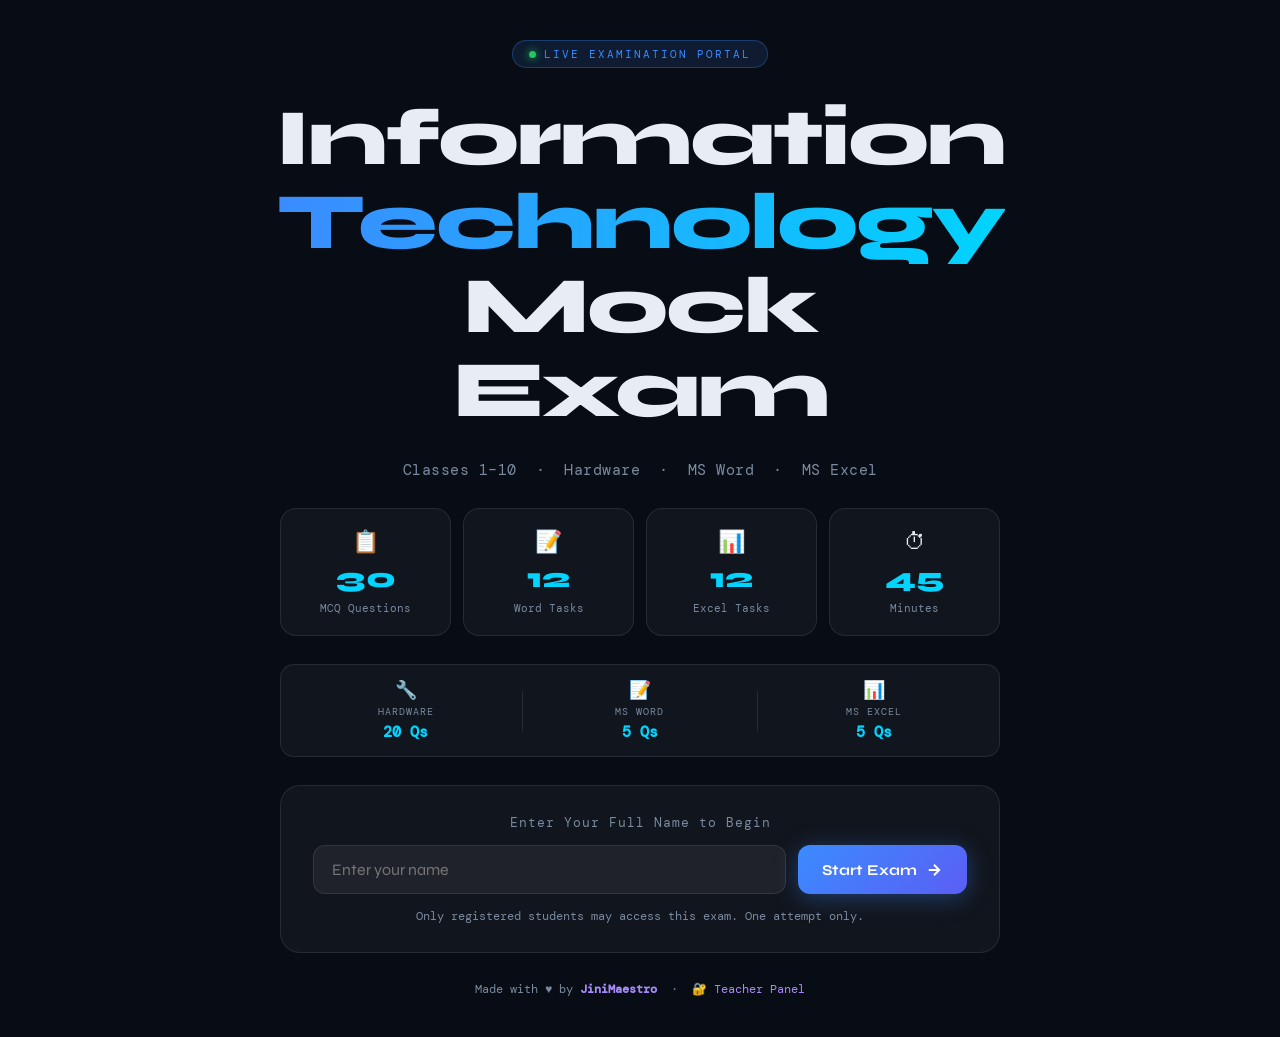
<file: index.html>
<!DOCTYPE html>
<html lang="en">
<head>
  <meta charset="UTF-8"/>
  <meta name="viewport" content="width=device-width, initial-scale=1.0"/>
  <title>IT Mock Examination</title>
  <link rel="preconnect" href="https://fonts.googleapis.com"/>
  <link rel="preconnect" href="https://fonts.gstatic.com" crossorigin/>
  <link rel="icon" href="data:image/svg+xml,<svg xmlns='http://www.w3.org/2000/svg' viewBox='0 0 32 32'><text y='26' font-size='28'>&#x1F393;</text></svg>">
  <link href="https://fonts.googleapis.com/css2?family=Syne:wght@400;600;700;800&family=DM+Mono:ital,wght@0,400;0,500;1,400&family=Instrument+Serif:ital@0;1&display=swap" rel="stylesheet"/>
  <link rel="stylesheet" href="style.css"/>
</head>
<body>

<canvas id="particles"></canvas>

<div id="screen-landing" class="screen active">
  <div class="landing-grid">
    <div class="landing-badge"><span class="badge-dot"></span>LIVE EXAMINATION PORTAL</div>
    <h1 class="landing-title">
      <span class="title-line">Information</span>
      <span class="title-line accent-line">Technology</span>
      <span class="title-line">Mock Exam</span>
    </h1>
    <p class="landing-sub">Classes 1–10 &nbsp;·&nbsp; Hardware &nbsp;·&nbsp; MS Word &nbsp;·&nbsp; MS Excel</p>

    <div class="info-cards">
      <div class="info-card" style="--d:0">
        <div class="ic-icon">📋</div>
        <div class="ic-val" id="lc-mcq">30</div>
        <div class="ic-lbl">MCQ Questions</div>
      </div>
      <div class="info-card" style="--d:1">
        <div class="ic-icon">📝</div>
        <div class="ic-val" id="lc-word-tasks">12</div>
        <div class="ic-lbl">Word Tasks</div>
      </div>
      <div class="info-card" style="--d:2">
        <div class="ic-icon">📊</div>
        <div class="ic-val" id="lc-excel-tasks">12</div>
        <div class="ic-lbl">Excel Tasks</div>
      </div>
      <div class="info-card" style="--d:3">
        <div class="ic-icon">⏱</div>
        <div class="ic-val" id="lc-time">45</div>
        <div class="ic-lbl">Minutes</div>
      </div>
    </div>

    <div class="exam-info-banner">
      <div class="eib-item">
        <span class="eib-icon">🔧</span>
        <span class="eib-label">Hardware</span>
        <span class="eib-val" id="eib-hw">20 Qs</span>
      </div>
      <div class="eib-sep"></div>
      <div class="eib-item">
        <span class="eib-icon">📝</span>
        <span class="eib-label">MS Word</span>
        <span class="eib-val" id="eib-word">5 Qs</span>
      </div>
      <div class="eib-sep"></div>
      <div class="eib-item">
        <span class="eib-icon">📊</span>
        <span class="eib-label">MS Excel</span>
        <span class="eib-val" id="eib-excel">5 Qs</span>
      </div>
    </div>

    <div class="name-entry-box">
      <label class="ne-label">Enter Your Full Name to Begin</label>
      <div class="ne-row">
        <input id="student-name" class="ne-input" type="text" placeholder="Enter your name" autocomplete="off"/>
        <button id="btn-start" class="btn-primary" onclick="startExam()">
          <span>Start Exam</span>
          <svg viewBox="0 0 24 24" fill="none" stroke="currentColor" stroke-width="2.5"><path d="M5 12h14M12 5l7 7-7 7"/></svg>
        </button>
      </div>
      <div id="name-error" class="name-error" style="display:none;"></div>
      <p class="ne-hint">Only registered students may access this exam. One attempt only.</p>
    </div>

    <div class="landing-footer">
      Made with ♥ by <strong>JiniMaestro</strong>
      &nbsp;·&nbsp;
      <a href="teacher.html" class="teacher-link">🔐 Teacher Panel</a>
    </div>
  </div>
</div>

<div id="screen-mcq" class="screen">
  <header class="exam-header">
    <div class="eh-left">
      <div class="eh-logo">JM</div>
      <div>
        <div class="eh-title">Section A — MCQs</div>
        <div id="eh-student" class="eh-student"></div>
      </div>
    </div>
    <div class="eh-right">
      <div class="progress-ring-wrap">
        <svg class="progress-ring" viewBox="0 0 56 56">
          <circle cx="28" cy="28" r="24" class="ring-bg"/>
          <circle cx="28" cy="28" r="24" class="ring-fg" id="ring-circle"/>
        </svg>
        <div class="ring-text" id="ring-text">0/30</div>
      </div>
      <div class="timer-box">
        <div class="timer-icon">⏱</div>
        <div id="timer-display" class="timer-val">45:00</div>
      </div>
    </div>
  </header>
  <div class="mcq-stage">
    <div class="mcq-progress-bar"><div id="mcq-bar" class="mcq-bar-fill"></div></div>
    <div id="mcq-card" class="mcq-card">
      <div class="mcq-meta">
        <span id="mcq-section-tag" class="mcq-section-tag"></span>
        <span id="mcq-num" class="mcq-num"></span>
      </div>
      <h2 id="mcq-question" class="mcq-question"></h2>
      <div id="mcq-options" class="mcq-options"></div>
      <div class="mcq-nav">
        <button id="btn-prev" class="btn-ghost" onclick="prevQ()">← Previous</button>
        <div id="mcq-dots" class="mcq-dots"></div>
        <button id="btn-next" class="btn-next" onclick="nextQ()">Next →</button>
      </div>
    </div>
  </div>
</div>

<div id="screen-practical" class="screen">
  <header class="exam-header">
    <div class="eh-left">
      <div class="eh-logo">JM</div>
      <div>
        <div class="eh-title">Practical Section</div>
        <div id="prac-student" class="eh-student"></div>
      </div>
    </div>
    <div class="eh-right">
      <div class="score-pill">MCQ Score: <strong id="mcq-score-display">—</strong><span id="mcq-score-total">/30</span></div>
    </div>
  </header>
  <div class="prac-stage">
    <div class="prac-tabs">
      <button class="ptab active" data-tab="word" onclick="switchTab('word')">
        <span class="ptab-icon">📝</span> Word Tasks
        <span class="ptab-marks" id="ptab-word-marks">— Marks</span>
      </button>
      <button class="ptab" data-tab="excel" onclick="switchTab('excel')">
        <span class="ptab-icon">📊</span> Excel Tasks
        <span class="ptab-marks" id="ptab-excel-marks">— Marks</span>
      </button>
    </div>

    <div id="tab-word" class="prac-tab-content active">
      <div class="prac-context-box">
        <div class="pcb-icon">📄</div>
        <div>
          <strong>Document Topic:</strong> Create a Word document titled <em>"Computer Hardware — An Introduction"</em> covering at least 4 hardware topics (Processor, RAM, Storage, Motherboard). Write at least 2 paragraphs per topic. Apply ALL tasks listed below.
          <br/><br/><strong>Save As:</strong> <code>Word_Final_[YourName].docx</code>
        </div>
      </div>
      <div class="task-list" id="word-tasks"></div>
      <div class="upload-zone" id="word-upload-zone">
        <div class="uz-inner" onclick="document.getElementById('word-file').click()">
          <div class="uz-icon">📁</div>
          <div class="uz-title">Upload Your Word File</div>
          <div class="uz-sub">Click to browse or drag &amp; drop your .docx file here</div>
          <div class="uz-badge">Word_Final_[YourName].docx</div>
        </div>
        <input type="file" id="word-file" accept=".docx,.doc" style="display:none" onchange="handleFileUpload('word', this)"/>
        <div id="word-file-status" class="file-status"></div>
      </div>
    </div>

    <div id="tab-excel" class="prac-tab-content">
      <div class="prac-context-box excel-ctx">
        <div class="pcb-icon">📊</div>
        <div>
          <strong>Enter this student data on Sheet 1 of your Excel file, then complete all tasks below.</strong>
          <br/><strong>Save As:</strong> <code>Excel_Final_[YourName].xlsx</code>
        </div>
      </div>
      <div class="excel-data-table-wrap">
        <table class="excel-preview-table">
          <thead><tr><th>Name</th><th>Math</th><th>English</th><th>Science</th><th>IT</th><th>Total</th><th>Average</th><th>Grade</th></tr></thead>
          <tbody>
            <tr><td>Ali Ahmed</td><td>78</td><td>85</td><td>72</td><td>90</td><td class="formula-cell">(formula)</td><td class="formula-cell">(formula)</td><td class="formula-cell">(formula)</td></tr>
            <tr><td>Sara Khan</td><td>92</td><td>76</td><td>88</td><td>95</td><td class="formula-cell">(formula)</td><td class="formula-cell">(formula)</td><td class="formula-cell">(formula)</td></tr>
            <tr><td>Bilal Raza</td><td>65</td><td>70</td><td>80</td><td>75</td><td class="formula-cell">(formula)</td><td class="formula-cell">(formula)</td><td class="formula-cell">(formula)</td></tr>
            <tr><td>Hira Malik</td><td>88</td><td>91</td><td>94</td><td>87</td><td class="formula-cell">(formula)</td><td class="formula-cell">(formula)</td><td class="formula-cell">(formula)</td></tr>
            <tr><td>Usman Tariq</td><td>55</td><td>60</td><td>58</td><td>62</td><td class="formula-cell">(formula)</td><td class="formula-cell">(formula)</td><td class="formula-cell">(formula)</td></tr>
            <tr><td>Zara Noor</td><td>79</td><td>83</td><td>77</td><td>81</td><td class="formula-cell">(formula)</td><td class="formula-cell">(formula)</td><td class="formula-cell">(formula)</td></tr>
            <tr><td>Kamran Baig</td><td>95</td><td>89</td><td>91</td><td>98</td><td class="formula-cell">(formula)</td><td class="formula-cell">(formula)</td><td class="formula-cell">(formula)</td></tr>
            <tr><td>Ayesha Siddiqi</td><td>60</td><td>72</td><td>65</td><td>70</td><td class="formula-cell">(formula)</td><td class="formula-cell">(formula)</td><td class="formula-cell">(formula)</td></tr>
          </tbody>
        </table>
      </div>
      <div class="task-list" id="excel-tasks"></div>
      <div class="upload-zone excel-uz" id="excel-upload-zone">
        <div class="uz-inner" onclick="document.getElementById('excel-file').click()">
          <div class="uz-icon">📂</div>
          <div class="uz-title">Upload Your Excel File</div>
          <div class="uz-sub">Click to browse or drag &amp; drop your .xlsx file here</div>
          <div class="uz-badge">Excel_Final_[YourName].xlsx</div>
        </div>
        <input type="file" id="excel-file" accept=".xlsx,.xls,.csv" style="display:none" onchange="handleFileUpload('excel', this)"/>
        <div id="excel-file-status" class="file-status"></div>
      </div>
    </div>

    <div class="prac-submit-row">
      <button class="btn-submit" onclick="submitExam()">
        <span>Submit &amp; Send to Teacher</span>
        <svg viewBox="0 0 24 24" fill="none" stroke="currentColor" stroke-width="2.5"><path d="M22 2L11 13M22 2l-7 20-4-9-9-4 20-7z"/></svg>
      </button>
    </div>
  </div>
</div>

<div id="screen-submitted" class="screen">
  <div class="submitted-wrap">
    <div class="submitted-card">
      <div class="sc-check">✅</div>
      <h2 class="sc-title">Exam Submitted!</h2>
      <p class="sc-msg">Your answers and files have been sent to your teacher for marking. You will be informed of your final results shortly.</p>
      <div class="sc-student" id="sc-student-name"></div>
      <div class="sc-rows">
        <div class="sc-row"><span class="scr-label">MCQ Score (Auto-Graded)</span><span class="scr-val green" id="sc-mcq">—</span></div>
        <div class="sc-row"><span class="scr-label">Word File</span><span class="scr-val" id="sc-word">—</span></div>
        <div class="sc-row"><span class="scr-label">Excel File</span><span class="scr-val" id="sc-excel">—</span></div>
      </div>
      <p class="sc-note">Results will be displayed in the Teacher Panel after grading.</p>
      <div class="sc-footer">Made with ♥ by <strong>JiniMaestro</strong></div>
    </div>
  </div>
</div>

<script src="questions.js"></script>
<script type="module" src="app.js"></script>
</body>
</html>
</file>
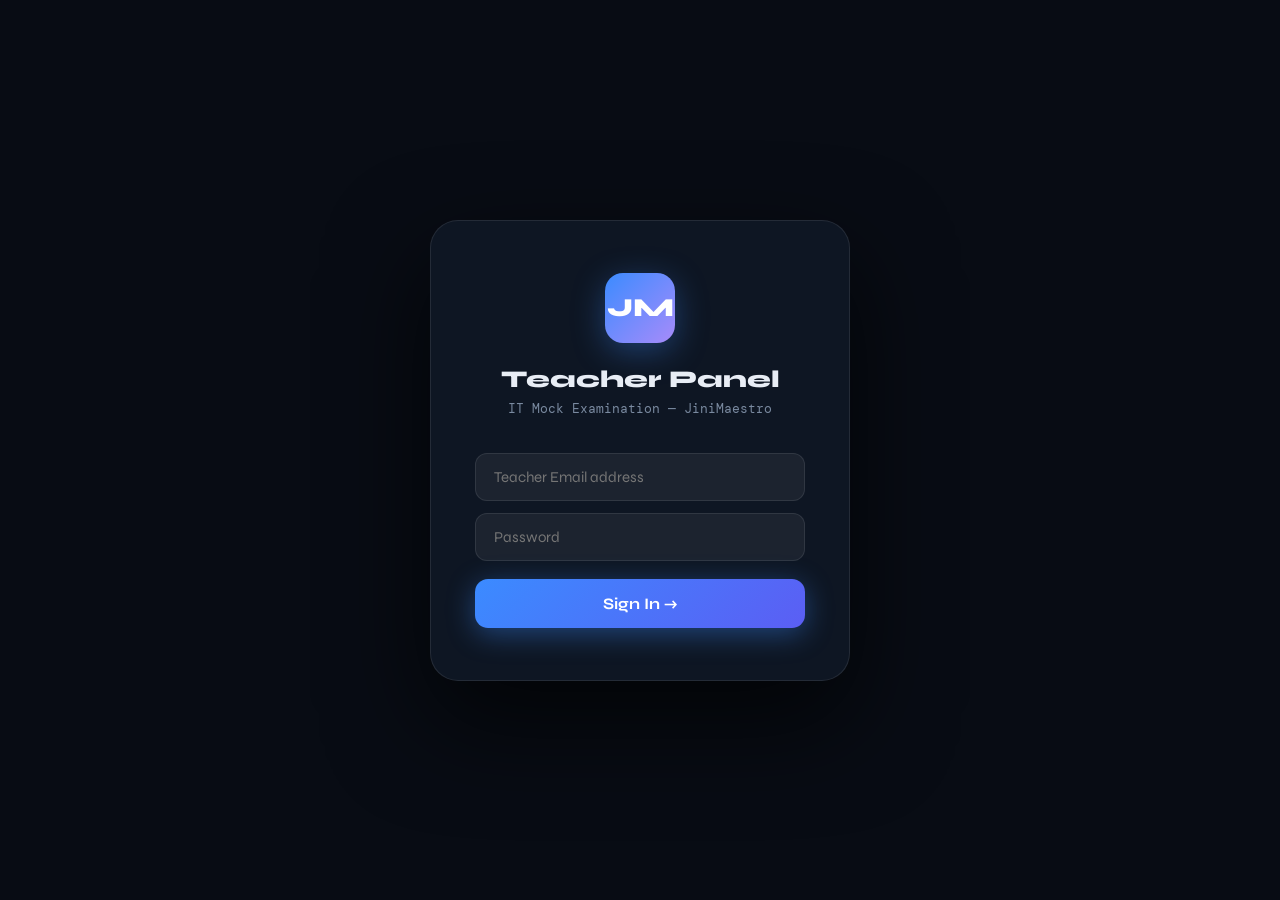
<file: teacher.html>
<!DOCTYPE html>
<html lang="en">
<head>
  <meta charset="UTF-8"/>
  <meta name="viewport" content="width=device-width, initial-scale=1.0"/>
  <title>Teacher Panel — IT Mock Exam</title>
  <link rel="preconnect" href="https://fonts.googleapis.com"/>
  <link href="https://fonts.googleapis.com/css2?family=Syne:wght@400;600;700;800&family=DM+Mono:ital,wght@0,400;0,500;1,400&display=swap" rel="stylesheet"/>
  <style>
:root{--bg:#080c14;--surface:#0e1623;--glass:rgba(255,255,255,.04);--gb:rgba(255,255,255,.09);--blue:#3b8bff;--blue-glow:#3b8bff44;--cyan:#00d4ff;--green:#22c55e;--orange:#f97316;--red:#ef4444;--gold:#f59e0b;--purple:#a78bfa;--text:#e8edf5;--muted:#7a8aa0;--r:14px;--font:"Syne",sans-serif;--mono:"DM Mono",monospace;}
*,*::before,*::after{box-sizing:border-box;margin:0;padding:0;}
body{background:var(--bg);color:var(--text);font-family:var(--font);min-height:100vh;}
::-webkit-scrollbar{width:6px;}::-webkit-scrollbar-track{background:transparent;}::-webkit-scrollbar-thumb{background:rgba(255,255,255,.1);border-radius:3px;}
@keyframes fadeUp{from{opacity:0;transform:translateY(18px);}to{opacity:1;transform:translateY(0);}}
#login-screen{display:flex;align-items:center;justify-content:center;min-height:100vh;padding:20px;}
.login-card{background:var(--surface);border:1px solid var(--gb);border-radius:28px;padding:52px 44px;width:100%;max-width:420px;text-align:center;box-shadow:0 40px 100px rgba(0,0,0,.7);animation:fadeUp .6s ease;}
.login-logo{width:70px;height:70px;border-radius:18px;background:linear-gradient(135deg,var(--blue),var(--purple));display:grid;place-items:center;font-size:26px;font-weight:800;color:#fff;margin:0 auto 22px;box-shadow:0 8px 32px rgba(59,139,255,.35);}
.login-title{font-size:24px;font-weight:800;margin-bottom:6px;}
.login-sub{font-size:13px;color:var(--muted);font-family:var(--mono);margin-bottom:36px;}
.lf-group{display:flex;flex-direction:column;gap:12px;margin-bottom:18px;}
.lf-input{background:rgba(255,255,255,.06);border:1.5px solid var(--gb);border-radius:12px;padding:14px 18px;color:var(--text);font-family:var(--font);font-size:15px;outline:none;transition:border-color .3s,box-shadow .3s;}
.lf-input:focus{border-color:var(--blue);box-shadow:0 0 0 4px var(--blue-glow);}
.btn-login{width:100%;background:linear-gradient(135deg,var(--blue),#5b5ef4);border:none;border-radius:13px;padding:15px;color:#fff;font-family:var(--font);font-size:16px;font-weight:700;cursor:pointer;transition:all .25s;box-shadow:0 6px 28px rgba(59,139,255,.4);}
.btn-login:hover{transform:translateY(-2px);box-shadow:0 10px 36px rgba(59,139,255,.55);}
.login-error{color:var(--red);font-size:13px;font-family:var(--mono);background:rgba(239,68,68,.1);border:1px solid rgba(239,68,68,.2);border-radius:9px;padding:11px;display:none;margin-bottom:14px;}
/* PANEL */
#panel{display:none;flex-direction:column;min-height:100vh;}
.tp-header{position:sticky;top:0;z-index:100;background:rgba(8,12,20,.92);backdrop-filter:blur(24px);border-bottom:1px solid var(--gb);padding:14px 28px;display:flex;align-items:center;justify-content:space-between;gap:16px;flex-wrap:wrap;}
.tph-left{display:flex;align-items:center;gap:14px;}
.tph-logo{width:42px;height:42px;border-radius:11px;flex-shrink:0;background:linear-gradient(135deg,var(--blue),var(--purple));display:grid;place-items:center;font-size:15px;font-weight:800;color:#fff;}
.tph-title{font-size:16px;font-weight:800;}
.tph-sub{font-size:11px;color:var(--cyan);font-family:var(--mono);}
.tph-right{display:flex;align-items:center;gap:10px;flex-wrap:wrap;}
.tab-btns{display:flex;gap:6px;}
.tab-btn{background:var(--glass);border:1.5px solid var(--gb);border-radius:9px;padding:8px 15px;color:var(--muted);font-family:var(--font);font-size:13px;font-weight:700;cursor:pointer;transition:all .2s;white-space:nowrap;}
.tab-btn.active{border-color:var(--blue);color:var(--text);background:rgba(59,139,255,.12);}
.btn-logout{background:rgba(239,68,68,.1);border:1px solid rgba(239,68,68,.2);border-radius:9px;padding:8px 16px;color:var(--red);font-family:var(--font);font-size:13px;cursor:pointer;transition:all .2s;white-space:nowrap;}
.btn-logout:hover{background:rgba(239,68,68,.22);}
.tp-body{flex:1;padding:28px 24px 60px;max-width:1100px;width:100%;margin:0 auto;}
.tp-tab{display:none;animation:fadeUp .35s ease;}
.tp-tab.active{display:block;}
.section-title{font-size:19px;font-weight:800;margin-bottom:22px;display:flex;align-items:center;gap:12px;flex-wrap:wrap;}
.st-badge{font-size:12px;font-family:var(--mono);color:var(--muted);font-weight:400;background:var(--glass);border:1px solid var(--gb);border-radius:99px;padding:4px 12px;}
.st-actions{margin-left:auto;display:flex;gap:8px;}
/* STUDENTS */
.students-grid{display:grid;grid-template-columns:1fr 1fr;gap:20px;margin-bottom:28px;}
@media(max-width:720px){.students-grid{grid-template-columns:1fr;}}
.panel-card{background:var(--surface);border:1px solid var(--gb);border-radius:var(--r);padding:24px;}
.pc-head{font-size:14px;font-weight:700;margin-bottom:16px;color:var(--cyan);}
.student-list{display:flex;flex-direction:column;gap:8px;margin-bottom:16px;min-height:56px;}
.student-pill{display:flex;align-items:center;justify-content:space-between;background:var(--glass);border:1px solid var(--gb);border-radius:9px;padding:10px 14px;transition:border-color .2s;}
.student-pill:hover{border-color:rgba(255,255,255,.15);}
.sp-name{font-size:14px;font-weight:600;}
.sp-status{font-size:11px;font-family:var(--mono);padding:3px 9px;border-radius:99px;}
.sp-done{background:rgba(34,197,94,.15);color:var(--green);border:1px solid rgba(34,197,94,.25);}
.sp-pending{background:rgba(122,138,160,.1);color:var(--muted);border:1px solid var(--gb);}
.sp-await{background:rgba(245,158,11,.1);color:var(--gold);border:1px solid rgba(245,158,11,.2);}
.btn-remove{background:rgba(239,68,68,.1);border:1px solid rgba(239,68,68,.2);border-radius:6px;padding:4px 10px;color:var(--red);font-size:12px;cursor:pointer;transition:background .2s;}
.btn-remove:hover{background:rgba(239,68,68,.25);}
.add-student-row{display:flex;gap:8px;}
.add-input{flex:1;background:rgba(255,255,255,.06);border:1.5px solid var(--gb);border-radius:9px;padding:10px 14px;color:var(--text);font-family:var(--font);font-size:14px;outline:none;transition:border-color .3s;}
.add-input:focus{border-color:var(--blue);}
.btn-add{background:linear-gradient(135deg,var(--blue),#5b5ef4);border:none;border-radius:9px;padding:10px 18px;color:#fff;font-family:var(--font);font-size:13px;font-weight:700;cursor:pointer;white-space:nowrap;transition:opacity .2s;}
.btn-add:hover{opacity:.85;}
.students-note{font-size:12px;color:var(--muted);font-family:var(--mono);background:rgba(59,139,255,.06);border:1px solid rgba(59,139,255,.15);border-radius:9px;padding:12px;margin-top:12px;line-height:1.6;}
.stats-row{display:grid;grid-template-columns:repeat(3,1fr);gap:12px;margin-bottom:20px;}
.stat-box{background:var(--surface);border:1px solid var(--gb);border-radius:var(--r);padding:20px 16px;text-align:center;}
.stat-val{font-size:30px;font-weight:800;color:var(--cyan);}
.stat-lbl{font-size:11px;color:var(--muted);font-family:var(--mono);margin-top:5px;}
.toolbar{display:flex;align-items:center;gap:10px;margin-bottom:22px;flex-wrap:wrap;}
.toolbar-left{display:flex;gap:8px;flex:1;flex-wrap:wrap;}
.filter-btn{background:var(--glass);border:1.5px solid var(--gb);border-radius:8px;padding:7px 14px;color:var(--muted);font-family:var(--font);font-size:12px;font-weight:700;cursor:pointer;transition:all .2s;}
.filter-btn.active{border-color:var(--blue);color:var(--text);background:rgba(59,139,255,.1);}
.btn-pdf-all{display:inline-flex;align-items:center;gap:8px;background:linear-gradient(135deg,#dc2626,#b91c1c);border:none;border-radius:10px;padding:10px 20px;color:#fff;font-family:var(--font);font-size:13px;font-weight:700;cursor:pointer;white-space:nowrap;box-shadow:0 4px 20px rgba(220,38,38,.4);transition:all .2s;}
.btn-pdf-all:hover{transform:translateY(-2px);box-shadow:0 8px 28px rgba(220,38,38,.55);}
.btn-pdf-all svg{width:16px;height:16px;flex-shrink:0;}
.btn-pdf-single{display:inline-flex;align-items:center;gap:6px;background:rgba(220,38,38,.12);border:1px solid rgba(220,38,38,.28);border-radius:8px;padding:9px 15px;color:#f87171;font-family:var(--font);font-size:12px;font-weight:700;cursor:pointer;white-space:nowrap;transition:all .2s;}
.btn-pdf-single:hover{background:rgba(220,38,38,.24);color:#fff;}
.btn-pdf-single svg{width:14px;height:14px;flex-shrink:0;}
.no-subs{text-align:center;padding:70px 20px;color:var(--muted);font-family:var(--mono);}
.no-subs .ns-icon{font-size:52px;margin-bottom:18px;display:block;}
.sub-card{background:var(--surface);border:1px solid var(--gb);border-radius:var(--r);margin-bottom:14px;overflow:hidden;transition:border-color .25s,box-shadow .25s;}
.sub-card:hover{border-color:rgba(59,139,255,.28);box-shadow:0 4px 24px rgba(59,139,255,.06);}
.sub-card-header{display:flex;align-items:center;justify-content:space-between;padding:17px 22px;cursor:pointer;gap:12px;flex-wrap:wrap;}
.sch-left{display:flex;align-items:center;gap:14px;}
.sch-avatar{width:44px;height:44px;border-radius:11px;flex-shrink:0;background:linear-gradient(135deg,var(--blue),var(--purple));display:grid;place-items:center;font-size:16px;font-weight:800;color:#fff;}
.sch-name{font-size:16px;font-weight:700;}
.sch-time{font-size:11px;color:var(--muted);font-family:var(--mono);margin-top:3px;}
.sch-right{display:flex;align-items:center;gap:10px;flex-wrap:wrap;}
.sch-mcq{background:rgba(34,197,94,.12);border:1px solid rgba(34,197,94,.25);border-radius:99px;padding:5px 13px;font-size:13px;color:var(--green);font-family:var(--mono);font-weight:700;}
.file-badge{font-size:11px;padding:4px 9px;border-radius:6px;font-family:var(--mono);}
.fb-word{background:rgba(59,139,255,.14);color:var(--blue);border:1px solid rgba(59,139,255,.25);}
.fb-excel{background:rgba(249,115,22,.14);color:var(--orange);border:1px solid rgba(249,115,22,.25);}
.fb-miss{background:rgba(239,68,68,.1);color:var(--red);border:1px solid rgba(239,68,68,.2);}
.graded-badge{background:rgba(34,197,94,.12);color:var(--green);border:1px solid rgba(34,197,94,.25);font-size:11px;padding:4px 10px;border-radius:6px;font-family:var(--mono);}
.pending-badge{background:rgba(245,158,11,.1);color:var(--gold);border:1px solid rgba(245,158,11,.2);font-size:11px;padding:4px 10px;border-radius:6px;font-family:var(--mono);}
.sch-chevron{color:var(--muted);font-size:20px;transition:transform .3s;flex-shrink:0;}
.sub-card.open .sch-chevron{transform:rotate(180deg);}
.sub-detail{display:none;border-top:1px solid var(--gb);padding:24px 22px;animation:fadeUp .3s ease;}
.sub-card.open .sub-detail{display:block;}
.detail-grid{display:grid;grid-template-columns:1fr 1fr;gap:18px;margin-bottom:22px;}
@media(max-width:720px){.detail-grid{grid-template-columns:1fr;}}
.detail-box{background:rgba(255,255,255,.025);border:1px solid var(--gb);border-radius:11px;padding:18px;}
.db-title{font-size:11px;color:var(--muted);font-family:var(--mono);letter-spacing:.8px;text-transform:uppercase;margin-bottom:14px;}
.answers-grid{display:grid;grid-template-columns:repeat(auto-fill,minmax(56px,1fr));gap:6px;}
.ag-item{border-radius:8px;padding:8px 4px;text-align:center;font-family:var(--mono);}
.ag-item.correct{background:rgba(34,197,94,.15);border:1px solid rgba(34,197,94,.3);}
.ag-item.wrong{background:rgba(239,68,68,.12);border:1px solid rgba(239,68,68,.25);}
.ag-item.skip{background:rgba(122,138,160,.08);border:1px solid var(--gb);}
.ag-q{font-size:10px;color:var(--muted);}
.ag-a{font-weight:700;font-size:13px;}
.ag-item.correct .ag-a{color:var(--green);}
.ag-item.wrong .ag-a{color:var(--red);}
.ag-item.skip .ag-a{color:var(--muted);}
.file-dl-row{display:flex;flex-direction:column;gap:10px;}
.btn-dl{display:inline-flex;align-items:center;gap:8px;background:rgba(59,139,255,.1);border:1px solid rgba(59,139,255,.25);border-radius:9px;padding:10px 15px;color:var(--blue);font-family:var(--font);font-size:13px;font-weight:600;cursor:pointer;transition:all .2s;text-decoration:none;}
.btn-dl:hover{background:rgba(59,139,255,.22);}
.btn-dl.excel-dl{background:rgba(249,115,22,.1);border-color:rgba(249,115,22,.25);color:var(--orange);}
.btn-dl.excel-dl:hover{background:rgba(249,115,22,.22);}
.btn-dl-miss{display:inline-flex;align-items:center;gap:8px;background:rgba(239,68,68,.07);border:1px solid rgba(239,68,68,.15);border-radius:9px;padding:10px 15px;color:var(--muted);font-size:13px;}
.grading-form{background:rgba(255,255,255,.02);border:1px solid var(--gb);border-radius:12px;padding:22px;}
.gf-header{display:flex;align-items:center;justify-content:space-between;margin-bottom:18px;flex-wrap:wrap;gap:10px;}
.gf-title{font-size:14px;font-weight:700;}
.gf-row{display:grid;grid-template-columns:1fr 1fr 1fr 1fr;gap:12px;margin-bottom:14px;}
@media(max-width:600px){.gf-row{grid-template-columns:1fr 1fr;}}
.gf-field{display:flex;flex-direction:column;gap:6px;}
.gf-label{font-size:11px;font-family:var(--mono);color:var(--muted);letter-spacing:.7px;text-transform:uppercase;}
.gf-input{background:rgba(255,255,255,.07);border:1.5px solid var(--gb);border-radius:9px;padding:11px 14px;color:var(--text);font-family:var(--font);font-size:16px;font-weight:700;outline:none;transition:border-color .3s;width:100%;}
.gf-input:focus{border-color:var(--blue);}
.gf-input[readonly]{opacity:.6;cursor:not-allowed;}
.gf-total{background:rgba(0,212,255,.06);border-color:rgba(0,212,255,.3);color:var(--cyan);}
.gf-note{width:100%;background:rgba(255,255,255,.04);border:1.5px solid var(--gb);border-radius:9px;padding:11px 14px;color:var(--text);font-family:var(--font);font-size:14px;outline:none;resize:vertical;min-height:64px;transition:border-color .3s;margin-bottom:16px;}
.gf-note:focus{border-color:var(--blue);}
.gf-actions{display:flex;align-items:center;gap:10px;flex-wrap:wrap;}
.btn-save-grade{display:inline-flex;align-items:center;gap:7px;background:linear-gradient(135deg,var(--green),#16a34a);border:none;border-radius:10px;padding:12px 26px;color:#fff;font-family:var(--font);font-size:14px;font-weight:700;cursor:pointer;transition:all .25s;box-shadow:0 4px 18px rgba(34,197,94,.32);}
.btn-save-grade:hover{transform:translateY(-2px);box-shadow:0 8px 26px rgba(34,197,94,.5);}
.grade-saved-msg{color:var(--green);font-size:13px;font-family:var(--mono);display:none;}
.total-chip{display:inline-flex;align-items:center;gap:6px;background:rgba(0,212,255,.1);border:1px solid rgba(0,212,255,.25);border-radius:99px;padding:5px 14px;font-size:14px;font-weight:800;color:var(--cyan);font-family:var(--mono);}
.settings-section{background:var(--surface);border:1px solid var(--gb);border-radius:var(--r);padding:24px;margin-bottom:18px;}
.ss-title{font-size:14px;font-weight:700;color:var(--cyan);margin-bottom:16px;}
.cred-row{display:flex;justify-content:space-between;align-items:center;padding:12px 0;border-bottom:1px solid var(--gb);}
.cred-row:last-child{border-bottom:none;}
.cr-label{font-size:13px;color:var(--muted);font-family:var(--mono);}
.cr-val{font-size:14px;font-weight:700;}
.danger-btn{background:rgba(239,68,68,.1);border:1px solid rgba(239,68,68,.2);border-radius:9px;padding:11px 22px;color:var(--red);font-family:var(--font);font-size:14px;cursor:pointer;transition:all .2s;}
.danger-btn:hover{background:rgba(239,68,68,.22);}
.cfg-field{display:flex;flex-direction:column;gap:6px;}
.cfg-label{font-size:11px;font-family:var(--mono);color:var(--muted);text-transform:uppercase;letter-spacing:.7px;}
.cfg-row{display:flex;align-items:center;gap:12px;}
.cfg-input{background:rgba(255,255,255,.07);border:1.5px solid var(--gb);border-radius:9px;padding:12px 14px;color:var(--text);font-family:var(--font);font-size:22px;font-weight:800;outline:none;transition:border-color .3s;width:110px;text-align:center;}
.cfg-input:focus{border-color:var(--blue);box-shadow:0 0 0 3px var(--blue-glow);}
.cfg-max{font-size:12px;color:var(--muted);font-family:var(--mono);}
.cfg-stat{background:rgba(255,255,255,.03);border:1px solid var(--gb);border-radius:12px;padding:18px;text-align:center;}
.cfs-val{font-size:28px;font-weight:800;color:var(--cyan);}
.cfs-lbl{font-size:11px;color:var(--muted);font-family:var(--mono);margin-top:5px;}
.cfg-chip{font-size:12px;font-family:var(--mono);font-weight:700;padding:5px 13px;border-radius:99px;}
.chip-hw{background:rgba(167,139,250,.15);color:var(--purple);border:1px solid rgba(167,139,250,.25);}
.chip-wd{background:rgba(59,139,255,.15);color:var(--blue);border:1px solid rgba(59,139,255,.25);}
.chip-ex{background:rgba(249,115,22,.15);color:var(--orange);border:1px solid rgba(249,115,22,.25);}
.cfg-warn{background:rgba(239,68,68,.1);border:1px solid rgba(239,68,68,.2);border-radius:8px;padding:10px 14px;font-size:13px;color:var(--red);font-family:var(--mono);margin-bottom:8px;}
.shuffle-info-item{display:flex;flex-direction:column;gap:6px;padding:14px;background:rgba(0,212,255,.04);border:1px solid rgba(0,212,255,.1);border-radius:10px;}
.si-icon{font-size:24px;margin-bottom:2px;}
.si-title{font-size:13px;font-weight:700;color:var(--cyan);}
.si-desc{font-size:12px;color:var(--muted);line-height:1.6;}
.btn-save-config{display:inline-flex;align-items:center;gap:8px;background:linear-gradient(135deg,var(--blue),#5b5ef4);border:none;border-radius:10px;padding:13px 28px;color:#fff;font-family:var(--font);font-size:14px;font-weight:700;cursor:pointer;transition:all .25s;box-shadow:0 4px 18px rgba(59,139,255,.32);}
.btn-save-config:hover{transform:translateY(-2px);box-shadow:0 8px 26px rgba(59,139,255,.5);}
.btn-reset-config{background:var(--glass);border:1.5px solid var(--gb);border-radius:10px;padding:13px 22px;color:var(--muted);font-family:var(--font);font-size:14px;cursor:pointer;transition:all .2s;}
.btn-reset-config:hover{border-color:var(--accent);color:var(--accent);}
.config-saved-msg{color:var(--green);font-size:14px;font-family:var(--mono);font-weight:600;}
.badge-unsaved{background:rgba(245,158,11,.12) !important;color:var(--gold) !important;border-color:rgba(245,158,11,.25) !important;}
.cfg-section-divider{height:1px;background:var(--gb);margin:6px 0 20px;}
  
.cfg-mode-row{display:flex;gap:14px;margin-bottom:24px;}
.cfg-mode-btn{flex:1;display:flex;flex-direction:column;align-items:center;gap:6px;
  background:var(--glass);border:2px solid var(--gb);border-radius:14px;
  padding:22px 16px;cursor:pointer;transition:all .25s;font-family:var(--font);}
.cfg-mode-btn:hover{border-color:var(--blue);background:rgba(59,139,255,.06);}
.cfg-mode-btn.active{border-color:var(--blue);background:rgba(59,139,255,.1);
  box-shadow:0 0 0 1px var(--blue);}
.cfg-mode-icon{font-size:28px;}
.cfg-mode-label{font-size:15px;font-weight:800;color:var(--text);}
.cfg-mode-sub{font-size:12px;color:var(--muted);font-family:var(--mono);text-align:center;}
.cfg-section-divider{height:1px;background:var(--gb);margin:6px 0 18px;}
.cfg-field{display:flex;flex-direction:column;gap:6px;}
.cfg-label{font-size:11px;font-family:var(--mono);color:var(--muted);text-transform:uppercase;letter-spacing:.7px;}
.cfg-row{display:flex;align-items:center;gap:12px;}
.cfg-input{background:rgba(255,255,255,.07);border:1.5px solid var(--gb);border-radius:9px;
  padding:12px 14px;color:var(--text);font-family:var(--font);font-size:22px;font-weight:800;
  outline:none;transition:border-color .3s;width:110px;text-align:center;}
.cfg-input:focus{border-color:var(--blue);box-shadow:0 0 0 3px var(--blue-glow);}
.cfg-max{font-size:12px;color:var(--muted);font-family:var(--mono);}
.cfg-stat{background:rgba(255,255,255,.03);border:1px solid var(--gb);border-radius:12px;padding:18px;text-align:center;}
.cfs-val{font-size:28px;font-weight:800;color:var(--cyan);}
.cfs-lbl{font-size:11px;color:var(--muted);font-family:var(--mono);margin-top:5px;}
.cfg-chip{font-size:12px;font-family:var(--mono);font-weight:700;padding:5px 13px;border-radius:99px;}
.chip-hw{background:rgba(167,139,250,.15);color:var(--purple);border:1px solid rgba(167,139,250,.25);}
.chip-wd{background:rgba(59,139,255,.15);color:var(--blue);border:1px solid rgba(59,139,255,.25);}
.chip-ex{background:rgba(249,115,22,.15);color:var(--orange);border:1px solid rgba(249,115,22,.25);}
.cfg-warn{background:rgba(239,68,68,.1);border:1px solid rgba(239,68,68,.2);border-radius:8px;
  padding:10px 14px;font-size:13px;color:var(--red);font-family:var(--mono);margin-bottom:8px;}
.shuffle-info-item{display:flex;flex-direction:column;gap:6px;padding:14px;
  background:rgba(0,212,255,.04);border:1px solid rgba(0,212,255,.1);border-radius:10px;}
.si-icon{font-size:24px;margin-bottom:2px;}.si-title{font-size:13px;font-weight:700;color:var(--cyan);}
.si-desc{font-size:12px;color:var(--muted);line-height:1.6;}
.btn-save-config{display:inline-flex;align-items:center;gap:8px;
  background:linear-gradient(135deg,var(--blue),#5b5ef4);border:none;border-radius:10px;
  padding:13px 28px;color:#fff;font-family:var(--font);font-size:14px;font-weight:700;
  cursor:pointer;transition:all .25s;box-shadow:0 4px 18px rgba(59,139,255,.32);}
.btn-save-config:hover{transform:translateY(-2px);box-shadow:0 8px 26px rgba(59,139,255,.5);}
.btn-reset-config{background:var(--glass);border:1.5px solid var(--gb);border-radius:10px;
  padding:13px 22px;color:var(--muted);font-family:var(--font);font-size:14px;
  cursor:pointer;transition:all .2s;}
.btn-reset-config:hover{border-color:var(--accent);color:var(--accent);}
.config-saved-msg{color:var(--green);font-size:14px;font-family:var(--mono);font-weight:600;}
.badge-unsaved{background:rgba(245,158,11,.12) !important;color:var(--gold) !important;
  border-color:rgba(245,158,11,.25) !important;}
.manual-count-badge{font-size:12px;font-family:var(--mono);font-weight:700;
  padding:6px 14px;border-radius:99px;background:rgba(59,139,255,.12);
  color:var(--blue);border:1px solid rgba(59,139,255,.25);}
.manual-count-badge.excel{background:rgba(249,115,22,.12);color:var(--orange);
  border-color:rgba(249,115,22,.25);}
.manual-count-badge.hw{background:rgba(167,139,250,.12);color:var(--purple);
  border-color:rgba(167,139,250,.25);}
.manual-tabs{display:flex;gap:8px;flex-wrap:wrap;margin-bottom:16px;}
.mtab{background:var(--glass);border:1.5px solid var(--gb);border-radius:9px;
  padding:9px 16px;color:var(--muted);font-family:var(--font);font-size:13px;font-weight:700;
  cursor:pointer;transition:all .2s;display:flex;align-items:center;gap:8px;}
.mtab.active{border-color:var(--blue);color:var(--text);background:rgba(59,139,255,.1);}
.mtab:hover:not(.active){border-color:rgba(255,255,255,.2);color:var(--text);}
.mtab-count{font-size:11px;font-family:var(--mono);background:rgba(255,255,255,.08);
  padding:2px 8px;border-radius:99px;font-weight:600;}
.mtab.active .mtab-count{background:rgba(59,139,255,.2);color:var(--cyan);}
.manual-panel{display:none;background:var(--surface);border:1px solid var(--gb);
  border-radius:var(--r);padding:20px;margin-bottom:20px;}
.manual-panel.active{display:block;}
.manual-search{width:100%;background:rgba(255,255,255,.06);border:1.5px solid var(--gb);
  border-radius:9px;padding:10px 16px;color:var(--text);font-family:var(--mono);
  font-size:14px;outline:none;transition:border-color .3s;margin-bottom:14px;}
.manual-search:focus{border-color:var(--blue);}
.manual-select-row{display:flex;gap:8px;margin-bottom:14px;align-items:center;flex-wrap:wrap;}
.msr-btn{background:var(--glass);border:1px solid var(--gb);border-radius:7px;
  padding:6px 14px;color:var(--muted);font-family:var(--mono);font-size:12px;
  cursor:pointer;transition:all .2s;}
.msr-btn:hover{border-color:var(--blue);color:var(--blue);}
.msr-label{font-size:12px;color:var(--muted);font-family:var(--mono);margin-left:auto;}
.topic-group{margin-bottom:18px;}
.tg-header{font-size:12px;font-weight:700;color:var(--cyan);font-family:var(--mono);
  text-transform:uppercase;letter-spacing:.8px;margin-bottom:8px;padding-bottom:6px;
  border-bottom:1px solid var(--gb);}
.q-row{display:flex;align-items:flex-start;gap:12px;padding:9px 10px;border-radius:9px;
  cursor:pointer;transition:background .15s;user-select:none;}
.q-row:hover{background:rgba(255,255,255,.04);}
.q-row.selected{background:rgba(59,139,255,.08);border:1px solid rgba(59,139,255,.2);}
.q-check{width:20px;height:20px;border-radius:5px;border:1.5px solid var(--gb);
  flex-shrink:0;display:grid;place-items:center;transition:all .2s;margin-top:1px;}
.q-row.selected .q-check{background:var(--blue);border-color:var(--blue);}
.q-check svg{display:none;width:12px;height:12px;}
.q-row.selected .q-check svg{display:block;}
.q-text{flex:1;font-size:13px;color:var(--text);line-height:1.5;}
.q-meta{font-size:11px;color:var(--muted);font-family:var(--mono);margin-top:3px;}
.q-marks{font-size:11px;font-family:var(--mono);color:var(--green);
  background:rgba(34,197,94,.1);border:1px solid rgba(34,197,94,.2);
  border-radius:99px;padding:2px 8px;white-space:nowrap;flex-shrink:0;margin-top:1px;}
.task-row{display:flex;align-items:flex-start;gap:12px;padding:10px 10px;
  border-radius:9px;cursor:pointer;transition:background .15s;user-select:none;}
.task-row:hover{background:rgba(255,255,255,.04);}
.task-row.selected{background:rgba(59,139,255,.08);border:1px solid rgba(59,139,255,.2);}
.task-row.selected .q-check{background:var(--blue);border-color:var(--blue);}
.task-row.selected .q-check svg{display:block;}
.t-id{font-size:11px;font-family:var(--mono);color:var(--muted);flex-shrink:0;
  width:32px;margin-top:2px;}
.t-topic{font-size:11px;color:var(--orange);font-family:var(--mono);}

  </style>
</head>
<body>

<div id="login-screen">
  <div class="login-card">
    <div class="login-logo">JM</div>
    <div class="login-title">Teacher Panel</div>
    <div class="login-sub">IT Mock Examination — JiniMaestro</div>
    <div class="lf-group">
      <input id="login-email" class="lf-input" type="email" placeholder="Teacher Email address" autocomplete="off"/>
      <input id="login-pass" class="lf-input" type="password" placeholder="Password"/>
    </div>
    <div id="login-error" class="login-error">⚠ Incorrect email or password.</div>
    <button class="btn-login" onclick="doLogin()">Sign In →</button>
  </div>
</div>

<div id="panel">
  <header class="tp-header">
    <div class="tph-left">
      <div class="tph-logo">JM</div>
      <div><div class="tph-title">Teacher Panel</div><div class="tph-sub">IT Mock Examination Portal</div></div>
    </div>
    <div class="tph-right">
      <div class="tab-btns">
        <button class="tab-btn active" onclick="switchTab('students')">👥 Students</button>
        <button class="tab-btn" onclick="switchTab('submissions')">📋 Submissions</button>
        <button class="tab-btn" onclick="switchTab('config')">🎛 Exam Config</button>
        <button class="tab-btn" onclick="switchTab('settings')">⚙ Settings</button>
      </div>
      <button class="btn-logout" onclick="doLogout()">Sign Out</button>
    </div>
  </header>

  <div class="tp-body">

    
    <div id="tab-students" class="tp-tab active">
      <div class="section-title">Student Management <span class="st-badge" id="student-count-badge">0 registered</span></div>
      <div class="stats-row">
        <div class="stat-box"><div class="stat-val" id="stat-registered">0</div><div class="stat-lbl">Registered</div></div>
        <div class="stat-box"><div class="stat-val" id="stat-submitted">0</div><div class="stat-lbl">Submitted</div></div>
        <div class="stat-box"><div class="stat-val" id="stat-graded">0</div><div class="stat-lbl">Graded</div></div>
      </div>
      <div class="students-grid">
        <div class="panel-card">
          <div class="pc-head">📋 Registered Students</div>
          <div class="student-list" id="student-list"></div>
          <div class="add-student-row">
            <input id="new-student-input" class="add-input" type="text" placeholder="Student name..." onkeydown="if(event.key==='Enter')addStudent()"/>
            <button class="btn-add" onclick="addStudent()">+ Add</button>
          </div>
          <div class="students-note">💡 Only students listed here may access the exam. Each student can attempt once only. Names are case-insensitive.</div>
        </div>
        <div class="panel-card">
          <div class="pc-head">📊 Submission Status</div>
          <div id="submission-status-list" class="student-list"></div>
        </div>
      </div>
    </div>

    
    <div id="tab-submissions" class="tp-tab">
      <div class="section-title">
        Student Submissions <span class="st-badge" id="subs-count-badge">0 total</span>
        <div class="st-actions">
          <button class="btn-pdf-all" onclick="downloadAllResultsPDF()">
            <svg viewBox="0 0 24 24" fill="none" stroke="currentColor" stroke-width="2.2"><path d="M14 2H6a2 2 0 00-2 2v16a2 2 0 002 2h12a2 2 0 002-2V8z"/><polyline points="14 2 14 8 20 8"/><line x1="16" y1="13" x2="8" y2="13"/><line x1="16" y1="17" x2="8" y2="17"/></svg>
            Download All Results PDF
          </button>
        </div>
      </div>
      <div class="toolbar">
        <div class="toolbar-left">
          <button class="filter-btn active" onclick="setFilter('all',this)">All</button>
          <button class="filter-btn" onclick="setFilter('graded',this)">✓ Graded</button>
          <button class="filter-btn" onclick="setFilter('pending',this)">⏳ Pending</button>
        </div>
      </div>
      <div id="submissions-list"></div>
    </div>

    
    <div id="tab-config" class="tp-tab">
      <div class="section-title">
        Exam Configuration
        <span class="st-badge" id="config-status-badge">Saved &#10003;</span>
      </div>

      <div class="cfg-mode-row">
        <button class="cfg-mode-btn active" id="mode-btn-auto" onclick="setSelectionMode('auto')">
          <span class="cfg-mode-icon">&#x1F3B2;</span>
          <span class="cfg-mode-label">Automatic</span>
          <span class="cfg-mode-sub">Random from bank each time</span>
        </button>
        <button class="cfg-mode-btn" id="mode-btn-manual" onclick="setSelectionMode('manual')">
          <span class="cfg-mode-icon">&#x270D;</span>
          <span class="cfg-mode-label">Manual</span>
          <span class="cfg-mode-sub">You pick exact questions &amp; tasks</span>
        </button>
      </div>

      <div id="auto-config-panel">
        <div style="display:grid;grid-template-columns:1fr 1fr;gap:20px;margin-bottom:20px;">
          <div class="panel-card">
            <div class="pc-head">&#x1F4CB; MCQ Question Count</div>
            <div class="cfg-section-divider"></div>
            <div style="display:flex;flex-direction:column;gap:18px;">
              <div class="cfg-field"><label class="cfg-label">&#x1F527; Hardware Questions</label><div class="cfg-row"><input class="cfg-input" id="cfg-hw" type="number" min="0" max="64" value="20" oninput="updateConfigPreview()"/><span class="cfg-max">/ 64 available</span></div></div>
              <div class="cfg-field"><label class="cfg-label">&#x1F4DD; MS Word Questions</label><div class="cfg-row"><input class="cfg-input" id="cfg-word-q" type="number" min="0" max="48" value="5" oninput="updateConfigPreview()"/><span class="cfg-max">/ 48 available</span></div></div>
              <div class="cfg-field"><label class="cfg-label">&#x1F4CA; MS Excel Questions</label><div class="cfg-row"><input class="cfg-input" id="cfg-excel-q" type="number" min="0" max="50" value="5" oninput="updateConfigPreview()"/><span class="cfg-max">/ 50 available</span></div></div>
            </div>
          </div>
          <div class="panel-card">
            <div class="pc-head">&#x1F6E0; Practical Task Count</div>
            <div class="cfg-section-divider"></div>
            <div style="display:flex;flex-direction:column;gap:18px;">
              <div class="cfg-field"><label class="cfg-label">&#x1F4DD; Word Tasks to Assign</label><div class="cfg-row"><input class="cfg-input" id="cfg-word-t" type="number" min="1" max="30" value="12" oninput="updateConfigPreview()"/><span class="cfg-max">/ 30 available</span></div></div>
              <div class="cfg-field"><label class="cfg-label">&#x1F4CA; Excel Tasks to Assign</label><div class="cfg-row"><input class="cfg-input" id="cfg-excel-t" type="number" min="1" max="35" value="12" oninput="updateConfigPreview()"/><span class="cfg-max">/ 35 available</span></div></div>
              <div class="cfg-field"><label class="cfg-label">&#x23F1; Exam Duration</label><div class="cfg-row"><input class="cfg-input" id="cfg-time" type="number" min="10" max="180" value="45" oninput="updateConfigPreview()"/><span class="cfg-max">minutes</span></div></div>
            </div>
          </div>
        </div>

        <div class="panel-card" style="margin-bottom:20px;">
          <div class="pc-head">&#x1F441; Live Preview</div>
          <div class="cfg-section-divider"></div>
          <div style="display:grid;grid-template-columns:repeat(4,1fr);gap:12px;margin-bottom:18px;">
            <div class="cfg-stat"><div class="cfs-val" id="prev-total-q">30</div><div class="cfs-lbl">Total MCQs</div></div>
            <div class="cfg-stat"><div class="cfs-val" id="prev-tasks">24</div><div class="cfs-lbl">Total Tasks</div></div>
            <div class="cfg-stat"><div class="cfs-val" id="prev-time">45 min</div><div class="cfs-lbl">Duration</div></div>
            <div class="cfg-stat"><div class="cfs-val" id="prev-total-marks">30+24</div><div class="cfs-lbl">MCQ + Tasks</div></div>
          </div>
          <div style="margin-bottom:10px;"><div style="font-size:11px;font-family:var(--mono);color:var(--muted);margin-bottom:10px;text-transform:uppercase;letter-spacing:.8px;">MCQ Breakdown</div><div style="display:flex;gap:8px;flex-wrap:wrap;" id="prev-breakdown"><span class="cfg-chip chip-hw">Hardware: 20</span><span class="cfg-chip chip-wd">MS Word: 5</span><span class="cfg-chip chip-ex">MS Excel: 5</span></div></div>
          <div id="cfg-warnings"></div>
        </div>

        <div class="panel-card" style="margin-bottom:20px;border-color:rgba(0,212,255,.2);background:rgba(0,212,255,.03);">
          <div class="pc-head" style="color:var(--cyan);">&#x1F500; How Randomization Works</div>
          <div class="cfg-section-divider" style="background:rgba(0,212,255,.15);"></div>
          <div style="display:grid;grid-template-columns:1fr 1fr 1fr;gap:14px;">
            <div class="shuffle-info-item"><div class="si-icon">&#x1F3B2;</div><div class="si-title">Questions Randomly Drawn</div><div class="si-desc">Each student gets a different random subset from 162 questions. No two students see the same paper.</div></div>
            <div class="shuffle-info-item"><div class="si-icon">&#x1F504;</div><div class="si-title">Answer Options Shuffled</div><div class="si-desc">The 4 answer choices for every MCQ are shuffled per session. A for one student may be D for another.</div></div>
            <div class="shuffle-info-item"><div class="si-icon">&#x1F4CB;</div><div class="si-title">Tasks Randomly Selected</div><div class="si-desc">Practical tasks are randomly pulled from 30 Word + 35 Excel tasks and renumbered cleanly.</div></div>
          </div>
        </div>
      </div>

      <div id="manual-config-panel" style="display:none;">
        <div class="panel-card" style="margin-bottom:16px;border-color:rgba(245,158,11,.25);background:rgba(245,158,11,.04);">
          <div class="pc-head" style="color:var(--gold);">&#x270D; Manual Selection Mode</div>
          <div class="cfg-section-divider" style="background:rgba(245,158,11,.2);"></div>
          <p style="font-size:13px;color:var(--muted);margin-bottom:14px;">Hand-pick exactly which questions and tasks every student will receive. All selected students get the same fixed set.</p>
          <div style="display:flex;gap:10px;align-items:center;flex-wrap:wrap;margin-bottom:6px;">
            <div class="manual-count-badge" id="manual-q-count">0 questions selected</div>
            <div class="manual-count-badge excel" id="manual-wt-count">0 Word tasks selected</div>
            <div class="manual-count-badge hw" id="manual-et-count">0 Excel tasks selected</div>
            <input class="cfg-input" id="cfg-time-manual" type="number" min="10" max="180" value="45" style="width:90px;font-size:15px;" oninput="updateManualCounts()"/>
            <span class="cfg-max">min duration</span>
          </div>
        </div>

        <div class="manual-tabs">
          <button class="mtab active" onclick="switchManualTab('hw')" id="mtab-hw">&#x1F527; Hardware <span class="mtab-count" id="mc-hw">0/64</span></button>
          <button class="mtab" onclick="switchManualTab('word-q')" id="mtab-word-q">&#x1F4DD; MS Word Qs <span class="mtab-count" id="mc-word-q">0/48</span></button>
          <button class="mtab" onclick="switchManualTab('excel-q')" id="mtab-excel-q">&#x1F4CA; MS Excel Qs <span class="mtab-count" id="mc-excel-q">0/50</span></button>
          <button class="mtab" onclick="switchManualTab('word-t')" id="mtab-word-t">&#x1F4DD; Word Tasks <span class="mtab-count" id="mc-word-t">0/30</span></button>
          <button class="mtab" onclick="switchManualTab('excel-t')" id="mtab-excel-t">&#x1F4CA; Excel Tasks <span class="mtab-count" id="mc-excel-t">0/35</span></button>
        </div>

        <div id="manual-panel-hw"    class="manual-panel active"></div>
        <div id="manual-panel-word-q"  class="manual-panel"></div>
        <div id="manual-panel-excel-q" class="manual-panel"></div>
        <div id="manual-panel-word-t"  class="manual-panel"></div>
        <div id="manual-panel-excel-t" class="manual-panel"></div>
      </div>

      <div style="display:flex;align-items:center;gap:14px;flex-wrap:wrap;margin-top:20px;">
        <button class="btn-save-config" onclick="saveExamConfig()">
          <svg width="16" height="16" viewBox="0 0 24 24" fill="none" stroke="currentColor" stroke-width="2.2"><path d="M19 21H5a2 2 0 01-2-2V5a2 2 0 012-2h11l5 5v11a2 2 0 01-2 2z"/><polyline points="17 21 17 13 7 13 7 21"/><polyline points="7 3 7 8 15 8"/></svg>
          Save Configuration
        </button>
        <button class="btn-reset-config" onclick="resetExamConfig()">&#x21A9; Reset to Defaults</button>
        <span class="config-saved-msg" id="config-saved-msg" style="display:none;">&#x2705; Saved! Students will now receive this configuration.</span>
      </div>
    </div>


    <div id="tab-settings" class="tp-tab">
      <div class="section-title">Settings</div>

      <div class="settings-section">
        <div class="ss-title">🔐 Change Login Credentials</div>
        <p style="font-size:13px;color:var(--muted);margin-bottom:18px;line-height:1.7;">Update the email and password used to access this Teacher Panel. Changes take effect immediately.</p>
        <div style="display:grid;grid-template-columns:1fr 1fr;gap:14px;margin-bottom:16px;">
          <div class="cfg-field">
            <label class="cfg-label">Current Email</label>
            <div style="background:rgba(255,255,255,.04);border:1px solid var(--gb);border-radius:9px;padding:12px 14px;font-size:13px;font-family:var(--mono);color:var(--muted);" id="cred-current-email">—</div>
          </div>
          <div class="cfg-field">
            <label class="cfg-label">Current Password</label>
            <div style="background:rgba(255,255,255,.04);border:1px solid var(--gb);border-radius:9px;padding:12px 14px;font-size:13px;font-family:var(--mono);color:var(--muted);">••••••••••</div>
          </div>
        </div>
        <div style="display:grid;grid-template-columns:1fr 1fr;gap:14px;margin-bottom:14px;">
          <div class="cfg-field">
            <label class="cfg-label">New Email</label>
            <input id="new-email-input" class="gf-input" type="email" placeholder="Enter new email" autocomplete="off"/>
          </div>
          <div class="cfg-field">
            <label class="cfg-label">New Password</label>
            <input id="new-pass-input" class="gf-input" type="password" placeholder="Enter new password" autocomplete="new-password"/>
          </div>
        </div>
        <div style="display:flex;align-items:center;gap:12px;flex-wrap:wrap;">
          <button class="btn-save-grade" onclick="saveCredentials()" style="background:linear-gradient(135deg,var(--blue),#5b5ef4);box-shadow:0 4px 18px rgba(59,139,255,.32);">
            <svg width="16" height="16" viewBox="0 0 24 24" fill="none" stroke="currentColor" stroke-width="2.2"><path d="M19 21H5a2 2 0 01-2-2V5a2 2 0 012-2h11l5 5v11a2 2 0 01-2 2z"/><polyline points="17 21 17 13 7 13 7 21"/><polyline points="7 3 7 8 15 8"/></svg>
            Save Credentials
          </button>
          <span id="cred-saved-msg" style="display:none;color:var(--green);font-size:13px;font-family:var(--mono);">✅ Credentials updated!</span>
          <span id="cred-error-msg" style="display:none;color:var(--red);font-size:13px;font-family:var(--mono);"></span>
        </div>
      </div>

      <div class="settings-section">
        <div class="ss-title">🗑 Data Management</div>
        <p style="font-size:13px;color:var(--muted);margin-bottom:16px;line-height:1.7;">Clear all submissions to reset the portal. Students on the registered list can retake after clearing.</p>
        <button class="danger-btn" onclick="clearAllSubmissions()">🗑 Clear All Submissions</button>
      </div>
      <div class="settings-section">
        <div class="ss-title">ℹ About</div>
        <p style="font-size:13px;color:var(--muted);line-height:1.8;">IT Mock Examination Portal v3.0<br/>Made with ♥ by <strong style="color:var(--purple)">JiniMaestro</strong><br/>All data stored locally in the browser. No server required.</p>
      </div>
    </div>

  </div>
</div>

<script>
// ── Credentials (saved in localStorage so they persist) ──────────────
var TEACHER_EMAIL = localStorage.getItem('tp_email') || 'Jini@jinimaestro.com';
var TEACHER_PASS  = localStorage.getItem('tp_pass')  || 'Robin..987';

// ── Supabase helpers loaded via dynamic import ────────────────────────
var _listenSubmissions, _updateSubmission, _clearSubmissions,
    _fbSaveConfig, _listenExamConfig,
    _saveAllowedStudents, _loadAllowedStudents, _listenAllowedStudents;

var _moduleReady = false;
var _pendingRender = false;

import('./supabase.js').then(function(m){
  _listenSubmissions    = m.listenSubmissions;
  _updateSubmission     = m.updateSubmission;
  _clearSubmissions     = m.clearSubmissions;
  _fbSaveConfig         = m.saveExamConfig;
  _listenExamConfig     = m.listenExamConfig;
  _saveAllowedStudents  = m.saveAllowedStudents;
  _loadAllowedStudents  = m.loadAllowedStudents;
  _listenAllowedStudents= m.listenAllowedStudents;
  _moduleReady = true;
  if(_pendingRender){ _pendingRender=false; renderAll(); }
}).catch(function(e){ console.error('Supabase module failed:', e); });

var activeFilter='all';

function doLogin(){
  var email=document.getElementById('login-email').value.trim();
  var pass=document.getElementById('login-pass').value;
  var errEl=document.getElementById('login-error');
  if(email.toLowerCase()===TEACHER_EMAIL.toLowerCase()&&pass===TEACHER_PASS){
    document.getElementById('login-screen').style.display='none';
    document.getElementById('panel').style.display='flex';
    if(_moduleReady){ renderAll(); } else { _pendingRender=true; }
  } else {
    errEl.style.display='block';
    setTimeout(function(){errEl.style.display='none';},3500);
  }
}
window.doLogin = doLogin;

document.getElementById('login-pass').addEventListener('keydown',function(e){if(e.key==='Enter')doLogin();});
document.getElementById('login-email').addEventListener('keydown',function(e){if(e.key==='Enter')doLogin();});

function doLogout(){
  document.getElementById('panel').style.display='none';
  document.getElementById('login-screen').style.display='flex';
  document.getElementById('login-email').value='';
  document.getElementById('login-pass').value='';
}
window.doLogout = doLogout;

function switchTab(tab){
  document.querySelectorAll('.tp-tab').forEach(function(t){t.classList.remove('active');});
  document.querySelectorAll('.tab-btn').forEach(function(b){b.classList.remove('active');});
  document.getElementById('tab-'+tab).classList.add('active');
  var map={students:'stude',submissions:'submi',config:'confi',settings:'setti'};
  document.querySelectorAll('.tab-btn').forEach(function(b){
    if(b.textContent.toLowerCase().includes(map[tab]||tab))b.classList.add('active');
  });
  if(tab==='submissions')renderSubmissions();
  if(tab==='students')renderStudents();
  if(tab==='config')loadConfigUI();
  if(tab==='settings')loadSettingsUI();
}
window.switchTab = switchTab;

function loadSettingsUI(){
  var el=document.getElementById('cred-current-email');
  if(el) el.textContent=TEACHER_EMAIL;
}

function saveCredentials(){
  var newEmail=document.getElementById('new-email-input').value.trim();
  var newPass=document.getElementById('new-pass-input').value;
  var errEl=document.getElementById('cred-error-msg');
  var okEl=document.getElementById('cred-saved-msg');
  errEl.style.display='none'; okEl.style.display='none';
  if(!newEmail && !newPass){
    errEl.textContent='⚠ Enter a new email or password (or both).';
    errEl.style.display='inline'; return;
  }
  if(newEmail && !/\S+@\S+\.\S+/.test(newEmail)){
    errEl.textContent='⚠ Enter a valid email address.';
    errEl.style.display='inline'; return;
  }
  if(newPass && newPass.length < 6){
    errEl.textContent='⚠ Password must be at least 6 characters.';
    errEl.style.display='inline'; return;
  }
  if(newEmail){ TEACHER_EMAIL=newEmail; localStorage.setItem('tp_email',newEmail); }
  if(newPass){  TEACHER_PASS=newPass;   localStorage.setItem('tp_pass',newPass); }
  document.getElementById('new-email-input').value='';
  document.getElementById('new-pass-input').value='';
  document.getElementById('cred-current-email').textContent=TEACHER_EMAIL;
  okEl.style.display='inline';
  setTimeout(function(){okEl.style.display='none';},3500);
}
window.saveCredentials = saveCredentials;

function getStudents(){ return window._students || ['Zain','Laraib','Hassan']; }
function saveStudents(arr){
  window._students=arr;
  _saveAllowedStudents(arr).catch(function(e){alert('Save failed: '+e.message);});
}
function getSubmissions(){ return window._submissions || []; }
window.getSubmissionsForPDF = getSubmissions;

function renderAll(){
  _listenAllowedStudents(function(names){ window._students=names; renderStudents(); });
  _listenSubmissions(function(subs){ window._submissions=subs; renderSubmissions(); renderStudents(); });
  _listenExamConfig(function(cfg){ window._examConfig=cfg; loadConfigUI(); });
}
</script>
<script>
// ── Students tab ─────────────────────────────────────────────────────
function renderStudents(){
  var students=getStudents(),submissions=getSubmissions();
  var doneNames=submissions.map(function(s){return s.studentName.toLowerCase();});
  var graded=submissions.filter(function(s){return s.graded;}).length;
  document.getElementById('stat-registered').textContent=students.length;
  document.getElementById('stat-submitted').textContent=submissions.length;
  document.getElementById('stat-graded').textContent=graded;
  document.getElementById('student-count-badge').textContent=students.length+' registered';
  var listEl=document.getElementById('student-list');
  listEl.innerHTML='';
  students.forEach(function(name){
    var done=doneNames.includes(name.toLowerCase());
    var pill=document.createElement('div'); pill.className='student-pill';
    pill.innerHTML='<span class="sp-name">'+name+'</span>'
      +'<div style="display:flex;align-items:center;gap:8px;">'
      +'<span class="sp-status '+(done?'sp-done':'sp-pending')+'">'+(done?'Submitted':'Pending')+'</span>'
      +'<button class="btn-remove" onclick="removeStudent(\''+name.replace(/'/g,"\\'")+'\')">&times;</button>'
      +'</div>';
    listEl.appendChild(pill);
  });
  var statusEl=document.getElementById('submission-status-list');
  if(statusEl){
    statusEl.innerHTML='';
    students.forEach(function(name){
      var sub=submissions.find(function(s){return s.studentName.toLowerCase()===name.toLowerCase();});
      var status=sub?(sub.graded?'Graded':'Submitted'):'Not Started';
      var cls=sub?(sub.graded?'sp-done':'sp-await'):'sp-pending';
      var pill=document.createElement('div'); pill.className='student-pill';
      pill.innerHTML='<span class="sp-name">'+name+'</span><span class="sp-status '+cls+'">'+status+'</span>';
      statusEl.appendChild(pill);
    });
  }
}
window.renderStudents=renderStudents;

function addStudent(){
  var inp=document.getElementById('new-student-input');
  var name=inp.value.trim();
  if(!name)return;
  var list=getStudents();
  if(list.map(function(n){return n.toLowerCase();}).includes(name.toLowerCase())){alert('Student already exists.');return;}
  list.push(name); saveStudents(list); inp.value=''; renderStudents();
}
window.addStudent=addStudent;
document.getElementById('new-student-input').addEventListener('keydown',function(e){if(e.key==='Enter')addStudent();});

function removeStudent(name){
  if(!confirm('Remove '+name+'?'))return;
  saveStudents(getStudents().filter(function(n){return n!==name;}));
  renderStudents();
}
window.removeStudent=removeStudent;
</script>
<script>
// ── Submissions tab ───────────────────────────────────────────────────
function renderSubmissions(){
  var subs=getSubmissions();
  var filtered=activeFilter==='all'?subs:activeFilter==='graded'?subs.filter(function(s){return s.graded;}):subs.filter(function(s){return !s.graded;});
  var container=document.getElementById('submissions-list');
  if(!container)return;
  document.getElementById('subs-count-badge').textContent=subs.length+' total';
  if(!filtered.length){
    container.innerHTML='<div class="no-subs"><span class="ns-icon">📭</span>No submissions yet.</div>';
    return;
  }
  container.innerHTML='';
  filtered.forEach(function(sub){
    var card=document.createElement('div'); card.className='sub-card'; card.id='card-'+sub._id;
    var initials=(sub.studentName||'?').split(' ').map(function(w){return w[0];}).join('').toUpperCase().slice(0,2);
    var timeStr=sub.submitted_at?new Date(sub.submitted_at).toLocaleString('en-GB',{day:'2-digit',month:'short',hour:'2-digit',minute:'2-digit'}):'—';
    var wordBadge=sub.wordFileUploaded?'<span class="file-badge fb-word">📝 Word</span>':'<span class="file-badge fb-miss">No Word</span>';
    var excelBadge=sub.excelFileUploaded?'<span class="file-badge fb-excel">📊 Excel</span>':'<span class="file-badge fb-miss">No Excel</span>';
    var gradeBadge=sub.graded?'<span class="graded-badge">✓ Graded '+sub.totalGrade+'/100</span>':'<span class="pending-badge">⏳ Pending</span>';
    card.innerHTML='<div class="sub-card-header" onclick="toggleCard(\''+sub._id+'\')">'
      +'<div class="sch-left"><div class="sch-avatar">'+initials+'</div>'
      +'<div><div class="sch-name">'+sub.studentName+'</div><div class="sch-time">'+timeStr+'</div></div></div>'
      +'<div class="sch-right"><span class="sch-mcq">MCQ: '+sub.mcqScore+'/'+(sub.mcqTotal||30)+'</span>'
      +wordBadge+excelBadge+gradeBadge+'<span class="sch-chevron">⌄</span></div></div>'
      +'<div class="sub-detail">'+buildDetail(sub)+'</div>';
    container.appendChild(card);
  });
}
window.renderSubmissions=renderSubmissions;

function toggleCard(id){
  var card=document.getElementById('card-'+id);
  if(card) card.classList.toggle('open');
}
window.toggleCard=toggleCard;

function setFilter(f){
  activeFilter=f;
  document.querySelectorAll('.filter-btn').forEach(function(b){b.classList.remove('active');});
  var map={all:'all',graded:'grad',pending:'pend'};
  document.querySelectorAll('.filter-btn').forEach(function(b){
    if(b.textContent.toLowerCase().includes(map[f]||f))b.classList.add('active');
  });
  renderSubmissions();
}
window.setFilter=setFilter;

function buildDetail(sub){
  var ansGrid='';
  if(sub.answersDetail){
    sub.answersDetail.forEach(function(a){
      var letters=['A','B','C','D'];
      var skip=a.givenIndex==null;
      var cls=skip?'skip':a.correct?'correct':'wrong';
      var disp=skip?'—':letters[a.givenIndex];
      ansGrid+='<div class="ag-item '+cls+'"><div class="ag-q">Q'+a.num+'</div><div class="ag-a">'+disp+'</div></div>';
    });
  }
  var wordDl=sub.wordFileUploaded&&sub.wordFileData
    ?'<a class="btn-dl" href="'+sub.wordFileData+'" download="'+(sub.wordFileName||'word.docx')+'">📥 Download Word File</a>'
    :'<div class="btn-dl-miss">No Word file uploaded</div>';
  var excelDl=sub.excelFileUploaded&&sub.excelFileData
    ?'<a class="btn-dl excel-dl" href="'+sub.excelFileData+'" download="'+(sub.excelFileName||'excel.xlsx')+'">📥 Download Excel File</a>'
    :'<div class="btn-dl-miss">No Excel file uploaded</div>';
  var mcqTotal=sub.mcqTotal||30;
  var wordVal=sub.graded?(sub.wordGrade||0):'';
  var excelVal=sub.graded?(sub.excelGrade||0):'';
  var totalVal=sub.graded?(sub.totalGrade||0):'';
  return '<div class="detail-grid">'
    +'<div class="detail-box"><div class="db-title">MCQ Answers</div><div class="answers-grid">'+ansGrid+'</div></div>'
    +'<div class="detail-box"><div class="db-title">Uploaded Files</div><div class="file-dl-row">'+wordDl+excelDl+'</div></div>'
    +'</div>'
    +'<div class="grading-form">'
    +'<div class="gf-header"><span class="gf-title">📝 Grade This Submission</span>'
    +(sub.graded?'<span class="total-chip">✓ Total: '+sub.totalGrade+'/100</span>':'')
    +'</div>'
    +'<div class="gf-row">'
    +'<div class="gf-field"><label class="gf-label">MCQ (Auto)</label><input class="gf-input" readonly value="'+sub.mcqScore+'/'+mcqTotal+'"/></div>'
    +'<div class="gf-field"><label class="gf-label">Word /35</label><input class="gf-input" id="wg-'+sub._id+'" type="number" min="0" max="35" placeholder="0–35" value="'+wordVal+'" oninput="calcTotal(\''+sub._id+'\','+sub.mcqScore+')"/></div>'
    +'<div class="gf-field"><label class="gf-label">Excel /35</label><input class="gf-input" id="eg-'+sub._id+'" type="number" min="0" max="35" placeholder="0–35" value="'+excelVal+'" oninput="calcTotal(\''+sub._id+'\','+sub.mcqScore+')"/></div>'
    +'<div class="gf-field"><label class="gf-label">Total /100</label><input class="gf-input gf-total" id="tg-'+sub._id+'" readonly value="'+totalVal+'"/></div>'
    +'</div>'
    +'<textarea class="gf-note" id="tn-'+sub._id+'" placeholder="Optional teacher note...">'+(sub.teacherNote||'')+'</textarea>'
    +'<div class="gf-actions">'
    +'<button class="btn-save-grade" onclick="saveGrade(\''+sub._id+'\','+sub.mcqScore+')">💾 Save Grade</button>'
    +'<button class="btn-pdf-single" onclick="downloadSingleResultPDF(\''+sub._id+'\')">📄 Download PDF</button>'
    +'<span class="grade-saved-msg" id="gsm-'+sub._id+'">✅ Saved!</span>'
    +'</div></div>';
}

function calcTotal(id, mcq){
  var w=parseInt(document.getElementById('wg-'+id).value)||0;
  var e=parseInt(document.getElementById('eg-'+id).value)||0;
  document.getElementById('tg-'+id).value=mcq+w+e;
}
window.calcTotal=calcTotal;

function saveGrade(id, mcq){
  var w=parseInt(document.getElementById('wg-'+id).value);
  var e=parseInt(document.getElementById('eg-'+id).value);
  var note=document.getElementById('tn-'+id).value;
  if(isNaN(w)||isNaN(e)){alert('Enter marks for Word and Excel.');return;}
  if(w<0||w>35||e<0||e>35){alert('Marks must be between 0 and 35.');return;}
  var total=mcq+w+e;
  _updateSubmission(id,{graded:true,wordGrade:w,excelGrade:e,totalGrade:total,teacherNote:note})
    .then(function(){
      var msg=document.getElementById('gsm-'+id);
      if(msg){msg.style.display='inline';setTimeout(function(){msg.style.display='none';},3000);}
    }).catch(function(e){alert('Save failed: '+e.message);});
}
window.saveGrade=saveGrade;

function clearAllSubmissions(){
  if(!confirm('Clear ALL submissions? This cannot be undone.'))return;
  _clearSubmissions().catch(function(e){alert('Clear failed: '+e.message);});
}
window.clearAllSubmissions=clearAllSubmissions;
</script>
<script>
// ── Exam Config tab ───────────────────────────────────────────────────
var manualSelectedQ=new Set(), manualSelectedWT=new Set(), manualSelectedET=new Set();

function loadConfigUI(){
  var cfg=window._examConfig||{hwQuestions:20,wordQuestions:5,excelQuestions:5,wordTasks:12,excelTasks:12,timeMinutes:45,selectionMode:'auto',manualQuestions:[],manualWordTasks:[],manualExcelTasks:[]};
  var hw=document.getElementById('cfg-hw'); if(hw)hw.value=cfg.hwQuestions||20;
  var wd=document.getElementById('cfg-word'); if(wd)wd.value=cfg.wordQuestions||5;
  var ex=document.getElementById('cfg-excel'); if(ex)ex.value=cfg.excelQuestions||5;
  var wt=document.getElementById('cfg-word-tasks'); if(wt)wt.value=cfg.wordTasks||12;
  var et=document.getElementById('cfg-excel-tasks'); if(et)et.value=cfg.excelTasks||12;
  var tm=document.getElementById('cfg-time'); if(tm)tm.value=cfg.timeMinutes||45;
  var mode=cfg.selectionMode||'auto';
  document.querySelectorAll('.cfg-mode-btn').forEach(function(b){b.classList.remove('active');});
  var modeBtn=document.querySelector('.cfg-mode-btn[data-mode="'+mode+'"]');
  if(modeBtn)modeBtn.classList.add('active');
  var manualSection=document.getElementById('manual-selection-section');
  if(manualSection)manualSection.style.display=(mode==='manual')?'block':'none';
  updateTotals(cfg);
}
window.loadConfigUI=loadConfigUI;

function setConfigMode(mode){
  document.querySelectorAll('.cfg-mode-btn').forEach(function(b){b.classList.remove('active');});
  var btn=document.querySelector('.cfg-mode-btn[data-mode="'+mode+'"]');
  if(btn)btn.classList.add('active');
  var manualSection=document.getElementById('manual-selection-section');
  if(manualSection)manualSection.style.display=(mode==='manual')?'block':'none';
}
window.setConfigMode=setConfigMode;

function updateTotals(cfg){
  cfg=cfg||{};
  var hw=parseInt((document.getElementById('cfg-hw')||{}).value)||cfg.hwQuestions||20;
  var wd=parseInt((document.getElementById('cfg-word')||{}).value)||cfg.wordQuestions||5;
  var ex=parseInt((document.getElementById('cfg-excel')||{}).value)||cfg.excelQuestions||5;
  var total=hw+wd+ex;
  var el=document.getElementById('cfg-total-q'); if(el)el.textContent=total;
  var wt=parseInt((document.getElementById('cfg-word-tasks')||{}).value)||cfg.wordTasks||12;
  var et=parseInt((document.getElementById('cfg-excel-tasks')||{}).value)||cfg.excelTasks||12;
  var time=parseInt((document.getElementById('cfg-time')||{}).value)||cfg.timeMinutes||45;
  // update badges if they exist
  ['cfg-hw-chip','cfg-wd-chip','cfg-ex-chip'].forEach(function(id,i){
    var chip=document.getElementById(id);
    if(chip)chip.textContent=[hw,wd,ex][i]+' Qs';
  });
}
window.updateTotals=updateTotals;

function saveExamConfig(){
  var mode=document.querySelector('.cfg-mode-btn.active');
  var selMode=(mode?mode.getAttribute('data-mode'):'auto')||'auto';
  var hw=parseInt(document.getElementById('cfg-hw').value)||20;
  var wd=parseInt(document.getElementById('cfg-word').value)||5;
  var ex=parseInt(document.getElementById('cfg-excel').value)||5;
  var wt=parseInt(document.getElementById('cfg-word-tasks').value)||12;
  var et=parseInt(document.getElementById('cfg-excel-tasks').value)||12;
  var tm=parseInt(document.getElementById('cfg-time').value)||45;
  if(hw<1||wd<1||ex<1||wt<1||et<1||tm<1){alert('All values must be at least 1.');return;}
  var config={hwQuestions:hw,wordQuestions:wd,excelQuestions:ex,wordTasks:wt,excelTasks:et,timeMinutes:tm,selectionMode:selMode,
    manualQuestions:selMode==='manual'?Array.from(manualSelectedQ):[],
    manualWordTasks:selMode==='manual'?Array.from(manualSelectedWT):[],
    manualExcelTasks:selMode==='manual'?Array.from(manualSelectedET):[]};
  _fbSaveConfig(config).then(function(){
    var badge=document.getElementById('config-status-badge');
    if(badge){badge.textContent='Saved ✓';badge.classList.remove('badge-unsaved');}
    var msg=document.getElementById('config-saved-msg');
    if(msg){msg.style.display='inline';setTimeout(function(){msg.style.display='none';},4000);}
  }).catch(function(e){alert('Save failed: '+e.message);});
}
window.saveExamConfig=saveExamConfig;

function resetExamConfig(){
  if(!confirm('Reset to defaults?'))return;
  var defaults={hwQuestions:20,wordQuestions:5,excelQuestions:5,wordTasks:12,excelTasks:12,timeMinutes:45,selectionMode:'auto',manualQuestions:[],manualWordTasks:[],manualExcelTasks:[]};
  _fbSaveConfig(defaults).then(function(){
    manualSelectedQ.clear();manualSelectedWT.clear();manualSelectedET.clear();
    window._examConfig=defaults; loadConfigUI();
  }).catch(function(e){alert('Reset failed: '+e.message);});
}
window.resetExamConfig=resetExamConfig;

function letterGrade(t){
  if(t==null)return 'N/A';
  if(t>=85)return 'A+';if(t>=75)return 'A';if(t>=65)return 'B';
  if(t>=55)return 'C';if(t>=40)return 'D';return 'F';
}
window.letterGrade=letterGrade;

function gradeClass(t){
  if(t==null)return 'gU';if(t>=75)return 'gA';if(t>=55)return 'gB';
  if(t>=40)return 'gC';return 'gF';
}
window.gradeClass=gradeClass;
</script>
<script>
// ── PDF Generation (Blob URL — works everywhere, no popup blocker) ───
function pdfStyles(){
  return '@import url(\'https://fonts.googleapis.com/css2?family=Inter:wght@400;500;600;700;800;900&family=JetBrains+Mono:wght@400;600&display=swap\');'
  +'@page{size:A4;margin:16mm 15mm;}'
  +'*{box-sizing:border-box;margin:0;padding:0;}'
  +'body{font-family:\'Inter\',sans-serif;background:#fff;color:#1a2035;font-size:13px;line-height:1.55;}'
  +'.cov{background:linear-gradient(135deg,#0b1a35 0%,#1a3a6b 55%,#0b1a35 100%);padding:38px 42px 34px;color:#fff;}'
  +'.cov-top{display:flex;align-items:center;gap:18px;margin-bottom:30px;}'
  +'.cov-logo{width:58px;height:58px;border-radius:15px;background:linear-gradient(135deg,#3b8bff,#a78bfa);display:flex;align-items:center;justify-content:center;font-size:22px;font-weight:900;color:#fff;flex-shrink:0;}'
  +'.cov-title{font-size:21px;font-weight:800;letter-spacing:-.3px;}'
  +'.cov-sub{font-size:12px;opacity:.6;font-family:\'JetBrains Mono\',monospace;margin-top:3px;}'
  +'.cov-grid{display:grid;grid-template-columns:repeat(4,1fr);gap:14px;}'
  +'.cov-item{background:rgba(255,255,255,.09);border:1px solid rgba(255,255,255,.13);border-radius:10px;padding:14px 16px;}'
  +'.cov-lbl{font-size:10px;opacity:.58;font-family:\'JetBrains Mono\',monospace;letter-spacing:1px;text-transform:uppercase;margin-bottom:5px;}'
  +'.cov-val{font-size:17px;font-weight:800;}.cov-val.g{color:#4ade80;}.cov-val.c{color:#67e8f9;}'
  +'.sec{padding:26px 42px;border-bottom:1px solid #e8ecf5;}.sec:last-child{border-bottom:none;}'
  +'.sec-title{font-size:14px;font-weight:800;color:#0b1a35;margin-bottom:16px;padding-bottom:9px;border-bottom:2.5px solid #e8ecf5;display:flex;align-items:center;gap:10px;flex-wrap:wrap;}'
  +'.stag{font-size:11px;font-weight:600;padding:3px 11px;border-radius:99px;font-family:\'JetBrains Mono\',monospace;}'
  +'.stag-m{background:#dcfce7;color:#166534;}.stag-w{background:#dbeafe;color:#1e40af;}.stag-e{background:#ffedd5;color:#9a3412;}.stag-t{background:#ede9fe;color:#5b21b6;}'
  +'.sc-row{display:flex;gap:14px;flex-wrap:wrap;margin-bottom:18px;}'
  +'.sc-box{flex:1;min-width:120px;border-radius:12px;padding:16px 18px;text-align:center;}'
  +'.sc-m{background:linear-gradient(135deg,#f0fdf4,#dcfce7);border:1.5px solid #86efac;}'
  +'.sc-w{background:linear-gradient(135deg,#eff6ff,#dbeafe);border:1.5px solid #93c5fd;}'
  +'.sc-e{background:linear-gradient(135deg,#fff7ed,#ffedd5);border:1.5px solid #fdba74;}'
  +'.sc-t{background:linear-gradient(135deg,#f5f3ff,#ede9fe);border:1.5px solid #c4b5fd;}'
  +'.sc-lbl{font-size:10px;font-weight:700;opacity:.6;letter-spacing:.5px;text-transform:uppercase;margin-bottom:7px;}'
  +'.sc-val{font-size:30px;font-weight:900;line-height:1;}'
  +'.sc-m .sc-val{color:#15803d;}.sc-w .sc-val{color:#1d4ed8;}.sc-e .sc-val{color:#c2410c;}.sc-t .sc-val{color:#6d28d9;}'
  +'.sc-max{font-size:12px;font-weight:500;opacity:.5;margin-top:4px;}'
  +'.gchip{display:inline-block;padding:5px 18px;border-radius:99px;font-size:14px;font-weight:700;}'
  +'.gA{background:#dcfce7;color:#166534;}.gB{background:#dbeafe;color:#1e40af;}.gC{background:#fef9c3;color:#854d0e;}.gF,.gU{background:#fee2e2;color:#991b1b;}'
  +'.note{background:#fef9c3;border:1.5px solid #fde68a;border-radius:10px;padding:13px 17px;margin-top:12px;font-size:12.5px;line-height:1.7;}'
  +'.note-lbl{font-size:10px;font-weight:800;color:#92400e;letter-spacing:.5px;text-transform:uppercase;margin-bottom:5px;}'
  +'table{width:100%;border-collapse:collapse;font-size:12px;}'
  +'th{background:#f1f5f9;padding:9px 11px;text-align:left;font-weight:700;color:#475569;border-bottom:2px solid #e2e8f0;font-size:11px;}'
  +'td{padding:9px 11px;border-bottom:1px solid #f1f5f9;vertical-align:top;}'
  +'tr:last-child td{border-bottom:none;}'
  +'.rOk td{background:#f0fdf4;}.rBad td{background:#fef2f2;}.rSkip td{background:#fafafa;}.rTot td{background:#f5f3ff;font-weight:700;}'
  +'.tOk{background:#dcfce7;color:#166534;border-radius:4px;padding:2px 7px;font-size:11px;font-weight:700;}'
  +'.tBad{background:#fee2e2;color:#991b1b;border-radius:4px;padding:2px 7px;font-size:11px;font-weight:700;}'
  +'.tSkip{background:#f1f5f9;color:#64748b;border-radius:4px;padding:2px 7px;font-size:11px;}'
  +'.aMono{font-family:\'JetBrains Mono\',monospace;font-size:13px;font-weight:700;}'
  +'.aOk{color:#15803d;}.aBad{color:#dc2626;}'
  +'.sig{display:flex;gap:36px;margin-top:18px;}'
  +'.si{flex:1;}.si-line{border-bottom:1.5px solid #cbd5e1;padding-bottom:5px;margin-bottom:5px;min-height:34px;}'
  +'.si-lbl{font-size:10px;color:#94a3b8;font-family:\'JetBrains Mono\',monospace;letter-spacing:.5px;}'
  +'.pf{text-align:center;padding:18px 42px;background:#f8fafc;border-top:1px solid #e2e8f0;font-size:11px;color:#94a3b8;font-family:\'JetBrains Mono\',monospace;}'
  +'.pb{page-break-before:always;}'
  +'.all-cov{background:linear-gradient(135deg,#0b1a35,#1e3a5f,#0b1a35);padding:52px 42px;color:#fff;text-align:center;}'
  +'.ac-logo{width:84px;height:84px;border-radius:22px;background:linear-gradient(135deg,#3b8bff,#a78bfa);display:flex;align-items:center;justify-content:center;font-size:32px;font-weight:900;color:#fff;margin:0 auto 26px;}'
  +'.ac-title{font-size:34px;font-weight:900;margin-bottom:8px;letter-spacing:-.5px;}'
  +'.ac-sub{font-size:13px;opacity:.6;font-family:\'JetBrains Mono\',monospace;margin-bottom:38px;}'
  +'.ac-stats{display:flex;justify-content:center;gap:18px;flex-wrap:wrap;}'
  +'.acs{background:rgba(255,255,255,.1);border:1px solid rgba(255,255,255,.15);border-radius:14px;padding:20px 26px;min-width:120px;}'
  +'.acs-val{font-size:38px;font-weight:900;color:#67e8f9;}'
  +'.acs-lbl{font-size:11px;opacity:.58;font-family:\'JetBrains Mono\',monospace;margin-top:6px;text-transform:uppercase;letter-spacing:1px;}'
  +'.rank-num{width:34px;height:34px;display:flex;align-items:center;justify-content:center;font-size:13px;font-weight:800;color:#fff;background:#1e40af;border-radius:8px;}'
  +'.bar-wrap{background:#f1f5f9;border-radius:99px;height:8px;overflow:hidden;min-width:90px;}'
  +'.bar-fill{height:100%;border-radius:99px;}';
}

function buildStudentHTML(sub){
  var letters=['A','B','C','D'];
  var date=new Date(sub.submitted_at||sub.submittedAt||Date.now());
  var dateStr=date.toLocaleDateString('en-GB')+' at '+date.toLocaleTimeString('en-GB',{hour:'2-digit',minute:'2-digit'});
  var gr=sub.graded;
  var wG=gr?sub.wordGrade:'—';var eG=gr?sub.excelGrade:'—';var tG=gr?sub.totalGrade:'—';
  var lg=gr?letterGrade(sub.totalGrade):'N/A';var gc=gr?gradeClass(sub.totalGrade):'gU';
  var mcqRows='';
  if(sub.answersDetail){
    sub.answersDetail.forEach(function(a){
      var gv=a.givenIndex!=null?letters[a.givenIndex]:'—';
      var cv=letters[a.correctIndex];
      var skip=a.givenIndex==null;
      var cls=skip?'rSkip':a.correct?'rOk':'rBad';
      var tag=skip?'<span class="tSkip">Skipped</span>':a.correct?'<span class="tOk">&#10003; Correct</span>':'<span class="tBad">&#x2717; Wrong</span>';
      var gCls=skip?'':a.correct?'aOk':'aBad';
      mcqRows+='<tr class="'+cls+'"><td class="aMono" style="color:#64748b;">'+a.num+'</td><td style="font-size:11px;color:#64748b;">'+a.section+'</td><td>'+a.question+'</td><td class="aMono '+gCls+'">'+gv+'</td><td class="aMono aOk">'+cv+'</td><td>'+tag+'</td></tr>';
    });
  }
  var html='<div class="cov"><div class="cov-top"><div class="cov-logo">JM</div><div><div class="cov-title">IT Mock Examination — Result Report</div><div class="cov-sub">JiniMaestro · Classes 1–10 · Hardware · MS Word · MS Excel</div></div></div>'
    +'<div class="cov-grid">'
    +'<div class="cov-item"><div class="cov-lbl">Student</div><div class="cov-val">'+sub.studentName+'</div></div>'
    +'<div class="cov-item"><div class="cov-lbl">Submitted</div><div class="cov-val" style="font-size:12px;">'+dateStr+'</div></div>'
    +'<div class="cov-item"><div class="cov-lbl">MCQ Score</div><div class="cov-val g">'+sub.mcqScore+'/'+(sub.mcqTotal||30)+'</div></div>'
    +'<div class="cov-item"><div class="cov-lbl">Final Total</div><div class="cov-val c">'+(gr?tG+'/100':'Pending')+'</div></div>'
    +'</div></div>'
    +'<div class="sec"><div class="sec-title">Score Overview '+(gr?'<span class="gchip '+gc+'">'+lg+'</span>':'<span style="font-size:12px;color:#94a3b8;">Grading pending</span>')+'</div>'
    +'<div class="sc-row">'
    +'<div class="sc-box sc-m"><div class="sc-lbl">MCQs</div><div class="sc-val">'+sub.mcqScore+'</div><div class="sc-max">/ '+(sub.mcqTotal||30)+'</div></div>'
    +'<div class="sc-box sc-w"><div class="sc-lbl">Word</div><div class="sc-val">'+(gr?wG:'—')+'</div><div class="sc-max">/ 35</div></div>'
    +'<div class="sc-box sc-e"><div class="sc-lbl">Excel</div><div class="sc-val">'+(gr?eG:'—')+'</div><div class="sc-max">/ 35</div></div>'
    +'<div class="sc-box sc-t"><div class="sc-lbl">Total</div><div class="sc-val">'+(gr?tG:'—')+'</div><div class="sc-max">/ 100</div></div>'
    +'</div>'
    +(sub.teacherNote?'<div class="note"><div class="note-lbl">Teacher Note</div>'+sub.teacherNote+'</div>':'')
    +'</div>'
    +'<div class="sec"><div class="sec-title">Section A — MCQ Answers <span class="stag stag-m">'+sub.mcqScore+'/'+(sub.mcqTotal||30)+' correct</span></div>'
    +'<table><thead><tr><th>#</th><th>Topic</th><th>Question</th><th>Your Answer</th><th>Correct</th><th>Result</th></tr></thead>'
    +'<tbody>'+mcqRows+'</tbody></table></div>'
    +'<div class="sec"><div class="sec-title">Section B — MS Word Practical <span class="stag stag-w">'+(gr?wG+'/35':'Pending')+'</span></div>'
    +'<p style="font-size:12px;color:#64748b;margin-bottom:11px;">'+(sub.wordFileUploaded?'&#x2705; File: <strong>'+sub.wordFileName+'</strong>':'&#x26A0; No Word file uploaded.')+'</p>'
    +'<div class="sig"><div class="si"><div class="si-line"></div><div class="si-lbl">MARKS OBTAINED / 35</div></div><div class="si"><div class="si-line"></div><div class="si-lbl">EXAMINER INITIALS</div></div></div>'
    +'</div>'
    +'<div class="sec"><div class="sec-title">Section C — MS Excel Practical <span class="stag stag-e">'+(gr?eG+'/35':'Pending')+'</span></div>'
    +'<p style="font-size:12px;color:#64748b;margin-bottom:11px;">'+(sub.excelFileUploaded?'&#x2705; File: <strong>'+sub.excelFileName+'</strong>':'&#x26A0; No Excel file uploaded.')+'</p>'
    +'<div class="sig"><div class="si"><div class="si-line"></div><div class="si-lbl">MARKS OBTAINED / 35</div></div><div class="si"><div class="si-line"></div><div class="si-lbl">EXAMINER INITIALS</div></div></div>'
    +'</div>'
    +'<div class="sec"><div class="sec-title">Grand Total <span class="stag stag-t">/100</span></div>'
    +'<table><thead><tr><th>Section</th><th>Max</th><th>Obtained</th></tr></thead><tbody>'
    +'<tr class="rOk"><td>Section A — MCQs (Auto-Graded)</td><td>'+(sub.mcqTotal||30)+'</td><td style="font-weight:800;color:#15803d;">'+sub.mcqScore+'</td></tr>'
    +'<tr><td>Section B — MS Word Practical</td><td>35</td><td style="font-weight:700;">'+(gr?wG:'____')+'</td></tr>'
    +'<tr><td>Section C — MS Excel Practical</td><td>35</td><td style="font-weight:700;">'+(gr?eG:'____')+'</td></tr>'
    +'<tr class="rTot"><td><strong>GRAND TOTAL</strong></td><td><strong>100</strong></td><td style="font-size:18px;font-weight:900;color:#5b21b6;">'+(gr?tG:'____')+'</td></tr>'
    +'</tbody></table>'
    +(gr?'<div style="margin-top:14px;text-align:center;"><span class="gchip '+gc+'" style="font-size:16px;padding:8px 24px;">Grade: '+lg+'</span></div>':'')
    +'<div class="sig" style="margin-top:20px;"><div class="si"><div class="si-line"></div><div class="si-lbl">EXAMINER SIGNATURE</div></div><div class="si"><div class="si-line"></div><div class="si-lbl">DATE MARKED</div></div><div class="si"><div class="si-line"></div><div class="si-lbl">SCHOOL STAMP</div></div></div>'
    +'</div>'
    +'<div class="pf">Generated by JiniMaestro IT Exam Portal · '+new Date().toLocaleDateString('en-GB')+' · Student: '+sub.studentName+'</div>';
  return html;
}

function openPDFWindow(htmlContent, filename){
  var fullHTML='<!DOCTYPE html><html lang="en"><head><meta charset="UTF-8"/><title>'+filename+'</title>'
    +'<style>'+pdfStyles()+'</style></head><body>'+htmlContent
    +'<script>window.onload=function(){setTimeout(function(){window.print();},900);};<'+ '/script></body></html>';
  var blob=new Blob([fullHTML],{type:'text/html'});
  var url=URL.createObjectURL(blob);
  var a=document.createElement('a');
  a.href=url; a.target='_blank'; a.rel='noopener';
  document.body.appendChild(a); a.click();
  document.body.removeChild(a);
  setTimeout(function(){URL.revokeObjectURL(url);},10000);
}

function downloadSingleResultPDF(id){
  var subs=getSubmissions();
  var sub=subs.find(function(s){return s._id==id||s.id==id;});
  if(!sub){alert('Submission not found.');return;}
  openPDFWindow(buildStudentHTML(sub),'Result_'+sub.studentName.replace(/\s+/g,'_'));
}
window.downloadSingleResultPDF=downloadSingleResultPDF;

function downloadAllResultsPDF(){
  var subs=getSubmissions();
  if(!subs.length){alert('No submissions to export.');return;}
  var sorted=[].concat(subs).sort(function(a,b){return (b.totalGrade||0)-(a.totalGrade||0);});
  var now=new Date();
  var gradedSubs=subs.filter(function(s){return s.graded;});
  var avgMCQ=(subs.reduce(function(a,s){return a+s.mcqScore;},0)/subs.length).toFixed(1);
  var avgTotal=gradedSubs.length?(gradedSubs.reduce(function(a,s){return a+s.totalGrade;},0)/gradedSubs.length).toFixed(1):'—';
  var summaryRows='';
  sorted.forEach(function(sub,i){
    var tG=sub.graded?sub.totalGrade:'—';
    var pct=sub.graded?(sub.totalGrade/100*100):0;
    var barColor=sub.graded?(sub.totalGrade>=75?'#22c55e':sub.totalGrade>=55?'#3b8bff':sub.totalGrade>=40?'#f59e0b':'#ef4444'):'#cbd5e1';
    var lg=letterGrade(sub.graded?sub.totalGrade:null);
    var gc2=gradeClass(sub.graded?sub.totalGrade:null);
    summaryRows+='<tr><td><div class="rank-num">'+(i+1)+'</div></td><td style="font-weight:700;">'+sub.studentName+'</td>'
      +'<td style="font-weight:700;color:#15803d;">'+sub.mcqScore+'/'+(sub.mcqTotal||30)+'</td>'
      +'<td style="font-weight:700;color:#1d4ed8;">'+(sub.graded?sub.wordGrade+'/35':'—')+'</td>'
      +'<td style="font-weight:700;color:#c2410c;">'+(sub.graded?sub.excelGrade+'/35':'—')+'</td>'
      +'<td style="font-weight:900;font-size:16px;color:#5b21b6;">'+tG+'</td>'
      +'<td><div class="bar-wrap"><div class="bar-fill" style="width:'+pct+'%;background:'+barColor+';"></div></div></td>'
      +'<td><span class="gchip '+gc2+'">'+lg+'</span></td>'
      +'<td style="font-size:11px;color:#64748b;">'+(sub.graded?'&#10003; Graded':'&#x23F3; Pending')+'</td></tr>';
  });
  var byName=[].concat(subs).sort(function(a,b){return a.studentName.localeCompare(b.studentName);});
  var pages=byName.map(function(sub){return '<div class="pb">'+buildStudentHTML(sub)+'</div>';}).join('');
  var allHTML='<div class="all-cov"><div class="ac-logo">JM</div>'
    +'<div class="ac-title">IT Mock Examination</div>'
    +'<div class="ac-sub">Complete Results Report · JiniMaestro · Generated '+now.toLocaleDateString('en-GB')+' at '+now.toLocaleTimeString('en-GB',{hour:'2-digit',minute:'2-digit'})+'</div>'
    +'<div class="ac-stats">'
    +'<div class="acs"><div class="acs-val">'+subs.length+'</div><div class="acs-lbl">Students</div></div>'
    +'<div class="acs"><div class="acs-val">'+gradedSubs.length+'</div><div class="acs-lbl">Graded</div></div>'
    +'<div class="acs"><div class="acs-val">'+avgMCQ+'</div><div class="acs-lbl">Avg MCQ</div></div>'
    +'<div class="acs"><div class="acs-val">'+avgTotal+'</div><div class="acs-lbl">Avg Total</div></div>'
    +'</div></div>'
    +'<div class="sec pb"><div class="sec-title">Class Leaderboard &amp; Summary</div>'
    +'<table><thead><tr><th>#</th><th>Student</th><th>MCQ</th><th>Word /35</th><th>Excel /35</th><th>Total /100</th><th style="min-width:90px;">Progress</th><th>Grade</th><th>Status</th></tr></thead>'
    +'<tbody>'+summaryRows+'</tbody></table></div>'
    +pages;
  openPDFWindow(allHTML,'All_Results_IT_Mock_Exam');
}
window.downloadAllResultsPDF=downloadAllResultsPDF;
</script>
</body>
</html>
</file>
<file: style.css>
:root {
  --bg:       #080c14;
  --surface:  #0e1623;
  --glass:    rgba(255,255,255,0.04);
  --glass-border: rgba(255,255,255,0.09);
  --blue:     #3b8bff;
  --blue-glow:#3b8bff44;
  --cyan:     #00d4ff;
  --green:    #22c55e;
  --orange:   #f97316;
  --red:      #ef4444;
  --gold:     #f59e0b;
  --text:     #e8edf5;
  --muted:    #7a8aa0;
  --accent:   #a78bfa;
  --radius:   16px;
  --font-head:"Syne", sans-serif;
  --font-mono:"DM Mono", monospace;
  --font-serif:"Instrument Serif", serif;
}

*, *::before, *::after { box-sizing: border-box; margin: 0; padding: 0; }

html { scroll-behavior: smooth; }

body {
  background: var(--bg);
  color: var(--text);
  font-family: var(--font-head);
  min-height: 100vh;
  overflow-x: hidden;
}

#particles {
  position: fixed; inset: 0; z-index: 0;
  pointer-events: none;
}

.screen {
  display: none;
  position: relative; z-index: 1;
  min-height: 100vh;
}
.screen.active { display: flex; }

#screen-landing {
  align-items: center; justify-content: center;
  padding: 40px 20px;
}

.landing-grid {
  max-width: 720px; width: 100%;
  display: flex; flex-direction: column;
  align-items: center; gap: 28px;
  text-align: center;
  animation: fadeUp .8s ease both;
}

.landing-badge {
  display: inline-flex; align-items: center; gap: 8px;
  background: rgba(59,139,255,.12);
  border: 1px solid rgba(59,139,255,.3);
  border-radius: 100px;
  padding: 6px 16px;
  font-size: 11px; letter-spacing: 2px;
  color: var(--blue); font-family: var(--font-mono);
}
.badge-dot {
  width: 7px; height: 7px; border-radius: 50%;
  background: var(--green);
  box-shadow: 0 0 8px var(--green);
  animation: pulse 2s infinite;
}

.landing-title {
  font-size: clamp(42px, 8vw, 80px);
  font-weight: 800; line-height: 1.05;
  letter-spacing: -2px;
  display: flex; flex-direction: column;
}
.title-line { display: block; }
.accent-line {
  background: linear-gradient(90deg, var(--blue), var(--cyan));
  -webkit-background-clip: text; -webkit-text-fill-color: transparent;
  background-clip: text;
}

.landing-sub {
  color: var(--muted); font-size: 15px;
  font-family: var(--font-mono); letter-spacing: .5px;
}

.info-cards {
  display: grid; grid-template-columns: repeat(4,1fr); gap: 12px;
  width: 100%;
}
.info-card {
  background: var(--glass);
  border: 1px solid var(--glass-border);
  border-radius: var(--radius);
  padding: 20px 12px;
  display: flex; flex-direction: column; align-items: center; gap: 6px;
  animation: fadeUp .6s calc(var(--d)*.12s + .3s) both;
  transition: transform .3s, border-color .3s, box-shadow .3s;
  cursor: default;
}
.info-card:hover {
  transform: translateY(-4px);
  border-color: var(--blue-glow);
  box-shadow: 0 8px 32px var(--blue-glow);
}
.ic-icon { font-size: 22px; }
.ic-val  { font-size: 28px; font-weight: 800; color: var(--cyan); }
.ic-lbl  { font-size: 11px; color: var(--muted); font-family: var(--font-mono); text-align:center; }

.name-entry-box {
  width: 100%;
  background: var(--glass);
  border: 1px solid var(--glass-border);
  border-radius: 20px;
  padding: 28px 32px;
  display: flex; flex-direction: column; gap: 14px;
  backdrop-filter: blur(20px);
}
.ne-label { font-size: 13px; color: var(--muted); font-family: var(--font-mono); letter-spacing: 1px; }
.ne-row   { display: flex; gap: 12px; }
.ne-input {
  flex: 1;
  background: rgba(255,255,255,.06);
  border: 1.5px solid var(--glass-border);
  border-radius: 12px;
  padding: 14px 18px;
  color: var(--text); font-family: var(--font-head); font-size: 16px;
  outline: none; transition: border-color .3s, box-shadow .3s;
}
.ne-input:focus {
  border-color: var(--blue);
  box-shadow: 0 0 0 4px var(--blue-glow);
}
.ne-hint { font-size: 12px; color: var(--muted); font-family: var(--font-mono); }

.btn-primary {
  display: inline-flex; align-items: center; gap: 8px;
  background: linear-gradient(135deg, var(--blue), #5b5ef4);
  border: none; border-radius: 12px;
  padding: 14px 24px;
  color: #fff; font-family: var(--font-head); font-size: 15px; font-weight: 700;
  cursor: pointer; white-space: nowrap;
  transition: transform .2s, box-shadow .2s, opacity .2s;
  box-shadow: 0 4px 24px rgba(59,139,255,.35);
}
.btn-primary:hover { transform: translateY(-2px); box-shadow: 0 8px 32px rgba(59,139,255,.5); }
.btn-primary:active { transform: scale(.97); }
.btn-primary svg { width: 18px; height: 18px; }

.landing-footer { font-size: 12px; color: var(--muted); font-family: var(--font-mono); }
.landing-footer strong { color: var(--accent); }

.exam-header {
  position: sticky; top: 0; z-index: 100;
  background: rgba(8,12,20,.85);
  backdrop-filter: blur(20px);
  border-bottom: 1px solid var(--glass-border);
  padding: 14px 28px;
  display: flex; align-items: center; justify-content: space-between;
}
.eh-left { display: flex; align-items: center; gap: 14px; }
.eh-logo {
  width: 40px; height: 40px; border-radius: 10px;
  background: linear-gradient(135deg, var(--blue), var(--accent));
  display: grid; place-items: center;
  font-size: 14px; font-weight: 800; color: #fff;
  flex-shrink: 0;
}
.eh-title   { font-size: 15px; font-weight: 700; color: var(--text); }
.eh-student { font-size: 12px; color: var(--cyan); font-family: var(--font-mono); }
.eh-right   { display: flex; align-items: center; gap: 20px; }

.progress-ring-wrap { position: relative; width: 56px; height: 56px; }
.progress-ring { width: 56px; height: 56px; transform: rotate(-90deg); }
.ring-bg { fill: none; stroke: rgba(255,255,255,.08); stroke-width: 4; }
.ring-fg { fill: none; stroke: var(--cyan); stroke-width: 4; stroke-linecap: round;
  stroke-dasharray: 150.8; stroke-dashoffset: 150.8;
  transition: stroke-dashoffset .5s ease; }
.ring-text {
  position: absolute; inset: 0; display: grid; place-items: center;
  font-size: 10px; font-family: var(--font-mono); color: var(--cyan); font-weight: 600;
}
.timer-box { display: flex; align-items: center; gap: 6px; }
.timer-icon { font-size: 16px; }
.timer-val {
  font-family: var(--font-mono); font-size: 20px; font-weight: 600;
  color: var(--text); letter-spacing: 1px;
  transition: color .3s;
}
.timer-val.warn  { color: var(--orange); }
.timer-val.danger{ color: var(--red); animation: blink .8s infinite; }

#screen-mcq { flex-direction: column; }
.mcq-stage {
  flex: 1; display: flex; flex-direction: column; align-items: center;
  padding: 32px 20px 48px;
}

.mcq-progress-bar {
  width: 100%; max-width: 780px;
  height: 4px; background: rgba(255,255,255,.08);
  border-radius: 99px; margin-bottom: 32px; overflow: hidden;
}
.mcq-bar-fill {
  height: 100%;
  background: linear-gradient(90deg, var(--blue), var(--cyan));
  border-radius: 99px;
  transition: width .5s cubic-bezier(.4,0,.2,1);
  width: 0%;
}

.mcq-card {
  width: 100%; max-width: 780px;
  background: var(--glass);
  border: 1px solid var(--glass-border);
  border-radius: 24px;
  padding: 40px 44px;
  backdrop-filter: blur(24px);
  box-shadow: 0 24px 64px rgba(0,0,0,.4);
  animation: cardIn .4s ease both;
}
.mcq-meta {
  display: flex; align-items: center; justify-content: space-between;
  margin-bottom: 20px;
}
.mcq-section-tag {
  font-size: 11px; font-family: var(--font-mono); letter-spacing: 1.5px;
  background: rgba(59,139,255,.15); color: var(--blue);
  border: 1px solid rgba(59,139,255,.25);
  padding: 4px 10px; border-radius: 99px;
}
.mcq-num { font-size: 12px; color: var(--muted); font-family: var(--font-mono); }

.mcq-question {
  font-size: clamp(18px, 3vw, 22px);
  font-weight: 700; line-height: 1.4;
  color: var(--text); margin-bottom: 28px;
}

.mcq-options { display: flex; flex-direction: column; gap: 12px; }

.mcq-option {
  display: flex; align-items: center; gap: 16px;
  background: rgba(255,255,255,.04);
  border: 1.5px solid rgba(255,255,255,.08);
  border-radius: 14px; padding: 16px 20px;
  cursor: pointer;
  transition: all .25s ease;
  animation: optionIn .3s both;
}
.mcq-option:nth-child(1){ animation-delay: .05s }
.mcq-option:nth-child(2){ animation-delay: .1s }
.mcq-option:nth-child(3){ animation-delay: .15s }
.mcq-option:nth-child(4){ animation-delay: .2s }

.mcq-option:hover:not(.selected):not(.disabled) {
  background: rgba(59,139,255,.1);
  border-color: rgba(59,139,255,.4);
  transform: translateX(4px);
}
.mcq-option.selected {
  background: rgba(59,139,255,.18);
  border-color: var(--blue);
  box-shadow: 0 0 0 2px rgba(59,139,255,.2);
}
.mcq-option.correct {
  background: rgba(34,197,94,.18);
  border-color: var(--green);
}
.mcq-option.wrong {
  background: rgba(239,68,68,.14);
  border-color: var(--red);
}

.opt-letter {
  width: 32px; height: 32px; border-radius: 8px;
  background: rgba(255,255,255,.08);
  display: grid; place-items: center;
  font-family: var(--font-mono); font-size: 13px; font-weight: 600;
  flex-shrink: 0; transition: background .25s;
}
.mcq-option.selected .opt-letter { background: var(--blue); color: #fff; }
.mcq-option.correct  .opt-letter { background: var(--green); color: #fff; }
.mcq-option.wrong    .opt-letter { background: var(--red); color: #fff; }
.opt-text { font-size: 15px; line-height: 1.4; }

.mcq-nav {
  margin-top: 32px;
  display: flex; align-items: center; justify-content: space-between;
}
.mcq-dots {
  display: flex; gap: 6px; flex-wrap: wrap; justify-content: center;
  max-width: 400px;
}
.mcq-dot {
  width: 9px; height: 9px; border-radius: 50%;
  background: rgba(255,255,255,.12); cursor: pointer;
  transition: background .3s, transform .2s;
}
.mcq-dot.answered { background: var(--blue); }
.mcq-dot.current  { background: var(--cyan); transform: scale(1.4); }
.mcq-dot.correct  { background: var(--green); }
.mcq-dot.wrong    { background: var(--red); }

.btn-ghost {
  background: transparent; border: 1.5px solid var(--glass-border);
  border-radius: 10px; padding: 10px 20px;
  color: var(--muted); font-family: var(--font-head); font-size: 14px;
  cursor: pointer; transition: all .2s;
}
.btn-ghost:hover { border-color: var(--blue); color: var(--text); }

.btn-next {
  background: linear-gradient(135deg, var(--blue), #5b5ef4);
  border: none; border-radius: 10px; padding: 11px 24px;
  color: #fff; font-family: var(--font-head); font-size: 14px; font-weight: 700;
  cursor: pointer; transition: all .2s;
  box-shadow: 0 4px 16px rgba(59,139,255,.3);
}
.btn-next:hover  { transform: translateY(-2px); box-shadow: 0 8px 24px rgba(59,139,255,.45); }
.btn-next:active { transform: scale(.97); }
.btn-next.finish {
  background: linear-gradient(135deg, var(--green), #16a34a);
  box-shadow: 0 4px 16px rgba(34,197,94,.3);
}

#screen-practical { flex-direction: column; }
.prac-stage {
  flex: 1; padding: 28px 24px 60px;
  max-width: 960px; width: 100%; margin: 0 auto;
}

.score-pill {
  background: rgba(34,197,94,.12); border: 1px solid rgba(34,197,94,.25);
  border-radius: 99px; padding: 6px 16px;
  font-size: 13px; color: var(--green); font-family: var(--font-mono);
}
.score-pill strong { font-size: 16px; }

.prac-tabs {
  display: flex; gap: 12px; margin-bottom: 24px;
}
.ptab {
  flex: 1; display: flex; align-items: center; justify-content: center; gap: 10px;
  background: var(--glass); border: 1.5px solid var(--glass-border);
  border-radius: 14px; padding: 16px 20px;
  color: var(--muted); font-family: var(--font-head); font-size: 15px; font-weight: 700;
  cursor: pointer; transition: all .3s; position: relative; overflow: hidden;
}
.ptab::after {
  content: ''; position: absolute; bottom: 0; left: 0; right: 0; height: 3px;
  background: var(--blue); transform: scaleX(0); transition: transform .3s;
  transform-origin: center;
}
.ptab.active { border-color: var(--blue); color: var(--text); }
.ptab.active::after { transform: scaleX(1); }
.ptab-icon { font-size: 20px; }
.ptab-marks {
  margin-left: auto; font-size: 11px; font-family: var(--font-mono);
  background: rgba(59,139,255,.15); color: var(--blue);
  padding: 3px 8px; border-radius: 99px;
}
.ptab:not(.active) .ptab-marks { background: rgba(255,255,255,.06); color: var(--muted); }

.prac-tab-content { display: none; animation: fadeUp .4s ease; }
.prac-tab-content.active { display: block; }

.prac-context-box {
  display: flex; gap: 16px; align-items: flex-start;
  background: rgba(59,139,255,.07);
  border: 1px solid rgba(59,139,255,.2);
  border-radius: var(--radius); padding: 20px 24px;
  margin-bottom: 24px; font-size: 14px; line-height: 1.7; color: var(--text);
}
.excel-ctx {
  background: rgba(249,115,22,.06);
  border-color: rgba(249,115,22,.2);
}
.pcb-icon { font-size: 28px; flex-shrink: 0; margin-top: 2px; }
.prac-context-box code {
  background: rgba(255,255,255,.1); border-radius: 5px;
  padding: 1px 6px; font-family: var(--font-mono); font-size: 13px; color: var(--cyan);
}

.excel-data-table-wrap {
  overflow-x: auto; margin-bottom: 24px; border-radius: 12px;
  border: 1px solid var(--glass-border);
}
.excel-preview-table {
  width: 100%; border-collapse: collapse;
  font-size: 13px; font-family: var(--font-mono);
}
.excel-preview-table th {
  background: rgba(249,115,22,.15); color: var(--orange);
  padding: 10px 14px; text-align: left; border-bottom: 1px solid var(--glass-border);
  white-space: nowrap;
}
.excel-preview-table td {
  padding: 9px 14px; border-bottom: 1px solid rgba(255,255,255,.04);
  color: var(--text);
}
.excel-preview-table tr:last-child td { border-bottom: none; }
.excel-preview-table tr:nth-child(even) td { background: rgba(255,255,255,.025); }
.formula-cell { color: var(--muted); font-style: italic; }

.task-list { display: flex; flex-direction: column; gap: 10px; margin-bottom: 28px; }

.task-item {
  display: flex; align-items: flex-start; gap: 14px;
  background: var(--glass); border: 1.5px solid var(--glass-border);
  border-radius: 14px; padding: 16px 18px;
  transition: border-color .3s, box-shadow .3s;
  cursor: default;
  animation: fadeUp .4s both;
}
.task-item:hover { border-color: rgba(255,255,255,.15); }

.task-num {
  min-width: 28px; height: 28px; border-radius: 8px;
  background: rgba(59,139,255,.15);
  display: grid; place-items: center;
  font-size: 12px; font-weight: 700; color: var(--blue); font-family: var(--font-mono);
  flex-shrink: 0; margin-top: 1px;
}
.excel-ctx-task .task-num { background: rgba(249,115,22,.15); color: var(--orange); }

.task-body { flex: 1; }
.task-desc { font-size: 14px; line-height: 1.6; color: var(--text); }
.task-marks {
  display: inline-block; margin-top: 6px;
  font-size: 11px; font-family: var(--font-mono);
  background: rgba(34,197,94,.12); color: var(--green);
  border: 1px solid rgba(34,197,94,.2); border-radius: 99px; padding: 2px 8px;
}

.upload-zone {
  border: 2px dashed rgba(59,139,255,.3);
  border-radius: 20px; padding: 8px;
  transition: border-color .3s;
  margin-bottom: 28px;
}
.upload-zone:hover { border-color: var(--blue); }
.excel-uz { border-color: rgba(249,115,22,.3); }
.excel-uz:hover { border-color: var(--orange); }

.uz-inner {
  border-radius: 14px;
  background: rgba(59,139,255,.05);
  padding: 36px 24px;
  display: flex; flex-direction: column; align-items: center; gap: 10px;
  cursor: pointer; transition: background .3s;
  text-align: center;
}
.excel-uz .uz-inner { background: rgba(249,115,22,.05); }
.uz-inner:hover { background: rgba(59,139,255,.1); }
.excel-uz .uz-inner:hover { background: rgba(249,115,22,.1); }

.uz-icon { font-size: 36px; }
.uz-title { font-size: 16px; font-weight: 700; color: var(--text); }
.uz-sub { font-size: 13px; color: var(--muted); font-family: var(--font-mono); }
.uz-badge {
  font-size: 12px; font-family: var(--font-mono);
  background: rgba(59,139,255,.15); color: var(--blue);
  border-radius: 99px; padding: 4px 12px;
}
.excel-uz .uz-badge { background: rgba(249,115,22,.15); color: var(--orange); }

.file-status {
  padding: 0 16px 12px; font-size: 13px;
  font-family: var(--font-mono); color: var(--green);
  min-height: 36px; transition: all .3s;
}

.prac-submit-row {
  display: flex; justify-content: center; padding-top: 16px;
}
.btn-submit {
  display: inline-flex; align-items: center; gap: 10px;
  background: linear-gradient(135deg, var(--green), #16a34a);
  border: none; border-radius: 14px; padding: 16px 36px;
  color: #fff; font-family: var(--font-head); font-size: 16px; font-weight: 700;
  cursor: pointer; box-shadow: 0 6px 28px rgba(34,197,94,.35);
  transition: all .3s;
}
.btn-submit:hover { transform: translateY(-3px); box-shadow: 0 12px 40px rgba(34,197,94,.5); }
.btn-submit svg  { width: 20px; height: 20px; }

#screen-result { align-items: center; justify-content: center; padding: 40px 20px; }

.result-stage { width: 100%; max-width: 700px; position: relative; }
.result-confetti { position: fixed; inset: 0; pointer-events: none; z-index: 0; }

.result-card {
  background: var(--surface);
  border: 1px solid var(--glass-border);
  border-radius: 28px; overflow: hidden;
  box-shadow: 0 32px 80px rgba(0,0,0,.6);
  animation: cardIn .6s ease;
  position: relative; z-index: 1;
}

.rc-header {
  background: linear-gradient(135deg, #0d1f3c, #0a1628);
  padding: 36px 40px; text-align: center;
  border-bottom: 1px solid var(--glass-border);
}
.rc-logo {
  width: 56px; height: 56px; border-radius: 14px;
  background: linear-gradient(135deg, var(--blue), var(--accent));
  display: grid; place-items: center;
  font-size: 20px; font-weight: 800; color: #fff;
  margin: 0 auto 16px;
}
.rc-title    { font-size: 26px; font-weight: 800; color: var(--text); }
.rc-subtitle { font-size: 13px; color: var(--muted); font-family: var(--font-mono); margin-top: 4px; }

.rc-student-name {
  padding: 24px 40px;
  font-size: 22px; font-weight: 700;
  background: rgba(167,139,250,.08);
  border-bottom: 1px solid var(--glass-border);
  text-align: center;
  font-family: var(--font-serif); font-style: italic;
  color: var(--accent);
}

.rc-scores { padding: 28px 40px; display: flex; flex-direction: column; gap: 16px; }

.rcs-item {
  background: rgba(255,255,255,.03);
  border-radius: 14px; padding: 16px 20px;
  border-left: 4px solid var(--c);
}
.rcs-label { font-size: 12px; color: var(--muted); font-family: var(--font-mono); margin-bottom: 8px; }
.rcs-score { font-size: 22px; font-weight: 800; color: var(--c); margin-bottom: 8px; }
.rcs-score small { font-size: 14px; color: var(--muted); }
.rcs-bar { height: 5px; background: rgba(255,255,255,.07); border-radius: 99px; overflow: hidden; }
.rcs-fill { height: 100%; background: var(--c); border-radius: 99px; transition: width 1.2s cubic-bezier(.4,0,.2,1); width: 0%; }

.rc-total-box {
  margin: 0 40px 24px;
  background: linear-gradient(135deg, rgba(59,139,255,.12), rgba(167,139,250,.08));
  border: 1px solid rgba(59,139,255,.25);
  border-radius: 20px; padding: 24px;
  text-align: center;
}
.rtb-label { font-size: 12px; color: var(--muted); font-family: var(--font-mono); letter-spacing: 1px; margin-bottom: 8px; }
.rtb-score {
  font-size: 48px; font-weight: 800;
  background: linear-gradient(90deg, var(--blue), var(--cyan));
  -webkit-background-clip: text; -webkit-text-fill-color: transparent;
  background-clip: text; line-height: 1.1;
}
.rtb-note { font-size: 12px; color: var(--muted); margin-top: 8px; font-family: var(--font-mono); }

.rc-answers-section { padding: 0 40px 24px; }
.rca-title { font-size: 14px; font-family: var(--font-mono); color: var(--muted); margin-bottom: 14px; letter-spacing: 1px; }
.rca-grid  { display: grid; grid-template-columns: repeat(auto-fill, minmax(68px,1fr)); gap: 8px; }

.rca-item {
  border-radius: 10px; padding: 8px 6px; text-align: center;
  font-size: 11px; font-family: var(--font-mono);
}
.rca-item .rca-qnum { font-size: 10px; color: var(--muted); margin-bottom: 3px; }
.rca-item .rca-ans  { font-size: 14px; font-weight: 700; }
.rca-item.correct   { background: rgba(34,197,94,.15); border: 1px solid rgba(34,197,94,.3); }
.rca-item.wrong     { background: rgba(239,68,68,.12); border: 1px solid rgba(239,68,68,.25); }
.rca-item.correct .rca-ans { color: var(--green); }
.rca-item.wrong   .rca-ans { color: var(--red); }
.rca-item .rca-correct { font-size: 10px; color: var(--muted); margin-top: 2px; }

.rc-actions {
  padding: 0 40px 28px;
  display: flex; gap: 12px; flex-wrap: wrap;
}
.btn-download {
  display: inline-flex; align-items: center; gap: 8px;
  background: linear-gradient(135deg, var(--blue), #5b5ef4);
  border: none; border-radius: 12px; padding: 13px 24px;
  color: #fff; font-family: var(--font-head); font-size: 14px; font-weight: 700;
  cursor: pointer; transition: all .2s;
  box-shadow: 0 4px 20px rgba(59,139,255,.3);
}
.btn-download:hover { transform: translateY(-2px); box-shadow: 0 8px 28px rgba(59,139,255,.5); }
.btn-download svg { width: 18px; height: 18px; }

.btn-ghost-sm {
  background: transparent; border: 1.5px solid var(--glass-border);
  border-radius: 12px; padding: 13px 20px;
  color: var(--muted); font-family: var(--font-head); font-size: 14px;
  cursor: pointer; transition: all .2s;
}
.btn-ghost-sm:hover { border-color: var(--accent); color: var(--accent); }

.rc-footer {
  padding: 16px 40px;
  border-top: 1px solid var(--glass-border);
  font-size: 12px; color: var(--muted); font-family: var(--font-mono);
  text-align: center;
}
.rc-footer strong { color: var(--accent); }

.confetti-piece {
  position: fixed; width: 10px; height: 14px;
  top: -20px; border-radius: 2px;
  animation: confettiFall linear forwards;
  pointer-events: none; z-index: 9999;
}

@keyframes fadeUp {
  from { opacity: 0; transform: translateY(20px); }
  to   { opacity: 1; transform: translateY(0); }
}
@keyframes cardIn {
  from { opacity: 0; transform: scale(.96) translateY(16px); }
  to   { opacity: 1; transform: scale(1) translateY(0); }
}
@keyframes optionIn {
  from { opacity: 0; transform: translateX(-12px); }
  to   { opacity: 1; transform: translateX(0); }
}
@keyframes pulse {
  0%,100% { opacity: 1; }
  50%      { opacity: .4; }
}
@keyframes blink {
  0%,100% { opacity: 1; }
  50%      { opacity: .3; }
}
@keyframes confettiFall {
  0%   { transform: translateY(0) rotate(0deg); opacity: 1; }
  100% { transform: translateY(110vh) rotate(720deg); opacity: 0; }
}

.screen-exit { animation: screenExit .35s ease forwards; }
.screen-enter { animation: screenEnter .45s ease both; }
@keyframes screenExit { to { opacity: 0; transform: scale(.96); } }
@keyframes screenEnter { from { opacity: 0; transform: scale(1.02); } }

.upload-zone.drag-over { border-color: var(--blue); background: rgba(59,139,255,.07); }
.excel-uz.drag-over    { border-color: var(--orange); background: rgba(249,115,22,.07); }

@media (max-width: 600px) {
  .info-cards { grid-template-columns: repeat(2,1fr); }
  .ne-row { flex-direction: column; }
  .mcq-card { padding: 24px 20px; }
  .prac-tabs { flex-direction: column; }
  .rc-header, .rc-student-name, .rc-scores, .rc-total-box,
  .rc-answers-section, .rc-actions, .rc-footer { padding-left: 20px; padding-right: 20px; }
  .rc-total-box { margin-left: 20px; margin-right: 20px; }
}

.name-error {
  background: rgba(239,68,68,.1);
  border: 1px solid rgba(239,68,68,.2);
  border-radius: 8px;
  padding: 10px 14px;
  font-size: 13px;
  font-family: var(--font-mono);
  color: var(--red);
  margin-top: 4px;
  animation: fadeUp .3s ease;
}

.teacher-link {
  color: var(--accent);
  text-decoration: none;
  font-family: var(--font-mono);
  font-size: 12px;
  transition: opacity .2s;
}
.teacher-link:hover { opacity: .7; }

#screen-submitted {
  align-items: center;
  justify-content: center;
  padding: 40px 20px;
}
.submitted-wrap {
  width: 100%;
  max-width: 500px;
}
.submitted-card {
  background: var(--surface);
  border: 1px solid var(--glass-border);
  border-radius: 28px;
  padding: 48px 40px;
  text-align: center;
  box-shadow: 0 32px 80px rgba(0,0,0,.6);
  animation: cardIn .6s ease;
}
.sc-check {
  font-size: 56px;
  margin-bottom: 20px;
  display: block;
}
.sc-title {
  font-size: 28px;
  font-weight: 800;
  margin-bottom: 12px;
  background: linear-gradient(90deg, var(--green), #16a34a);
  -webkit-background-clip: text;
  -webkit-text-fill-color: transparent;
  background-clip: text;
}
.sc-msg {
  font-size: 14px;
  color: var(--muted);
  line-height: 1.7;
  margin-bottom: 24px;
  font-family: var(--font-mono);
}
.sc-student {
  font-size: 22px;
  font-weight: 700;
  color: var(--accent);
  font-family: var(--font-serif);
  font-style: italic;
  margin-bottom: 24px;
}
.sc-rows {
  display: flex;
  flex-direction: column;
  gap: 10px;
  margin-bottom: 24px;
}
.sc-row {
  display: flex;
  justify-content: space-between;
  align-items: center;
  background: var(--glass);
  border: 1px solid var(--glass-border);
  border-radius: 10px;
  padding: 12px 16px;
}
.scr-label {
  font-size: 12px;
  color: var(--muted);
  font-family: var(--font-mono);
}
.scr-val {
  font-size: 14px;
  font-weight: 700;
}
.scr-val.green { color: var(--green); }
.sc-note {
  font-size: 12px;
  color: var(--muted);
  font-family: var(--font-mono);
  background: rgba(59,139,255,.06);
  border: 1px solid rgba(59,139,255,.15);
  border-radius: 8px;
  padding: 12px;
  margin-bottom: 20px;
}
.sc-footer {
  font-size: 12px;
  color: var(--muted);
  font-family: var(--font-mono);
}
.sc-footer strong { color: var(--accent); }

.mcq-progress-bar {
  height: 3px;
  background: rgba(255,255,255,.06);
  border-radius: 99px;
  margin: 0 24px 24px;
  overflow: hidden;
}
.mcq-bar-fill {
  height: 100%;
  background: linear-gradient(90deg, var(--blue), var(--cyan));
  border-radius: 99px;
  transition: width .4s ease;
  width: 0%;
}

.exam-info-banner {
  display: flex;
  align-items: center;
  justify-content: center;
  gap: 0;
  background: var(--glass);
  border: 1px solid var(--glass-border);
  border-radius: 14px;
  padding: 14px 24px;
  width: 100%;
  backdrop-filter: blur(12px);
}
.eib-item {
  display: flex;
  flex-direction: column;
  align-items: center;
  gap: 4px;
  flex: 1;
}
.eib-icon { font-size: 18px; }
.eib-label {
  font-size: 10px;
  font-family: var(--font-mono);
  color: var(--muted);
  text-transform: uppercase;
  letter-spacing: 1px;
}
.eib-val {
  font-size: 15px;
  font-weight: 800;
  color: var(--cyan);
  font-family: var(--font-mono);
}
.eib-sep {
  width: 1px;
  height: 40px;
  background: var(--glass-border);
  margin: 0 16px;
}
@media (max-width: 600px) {
  .exam-info-banner { flex-direction: column; gap: 12px; }
  .eib-sep { width: 80%; height: 1px; margin: 0; }
}
</file>
